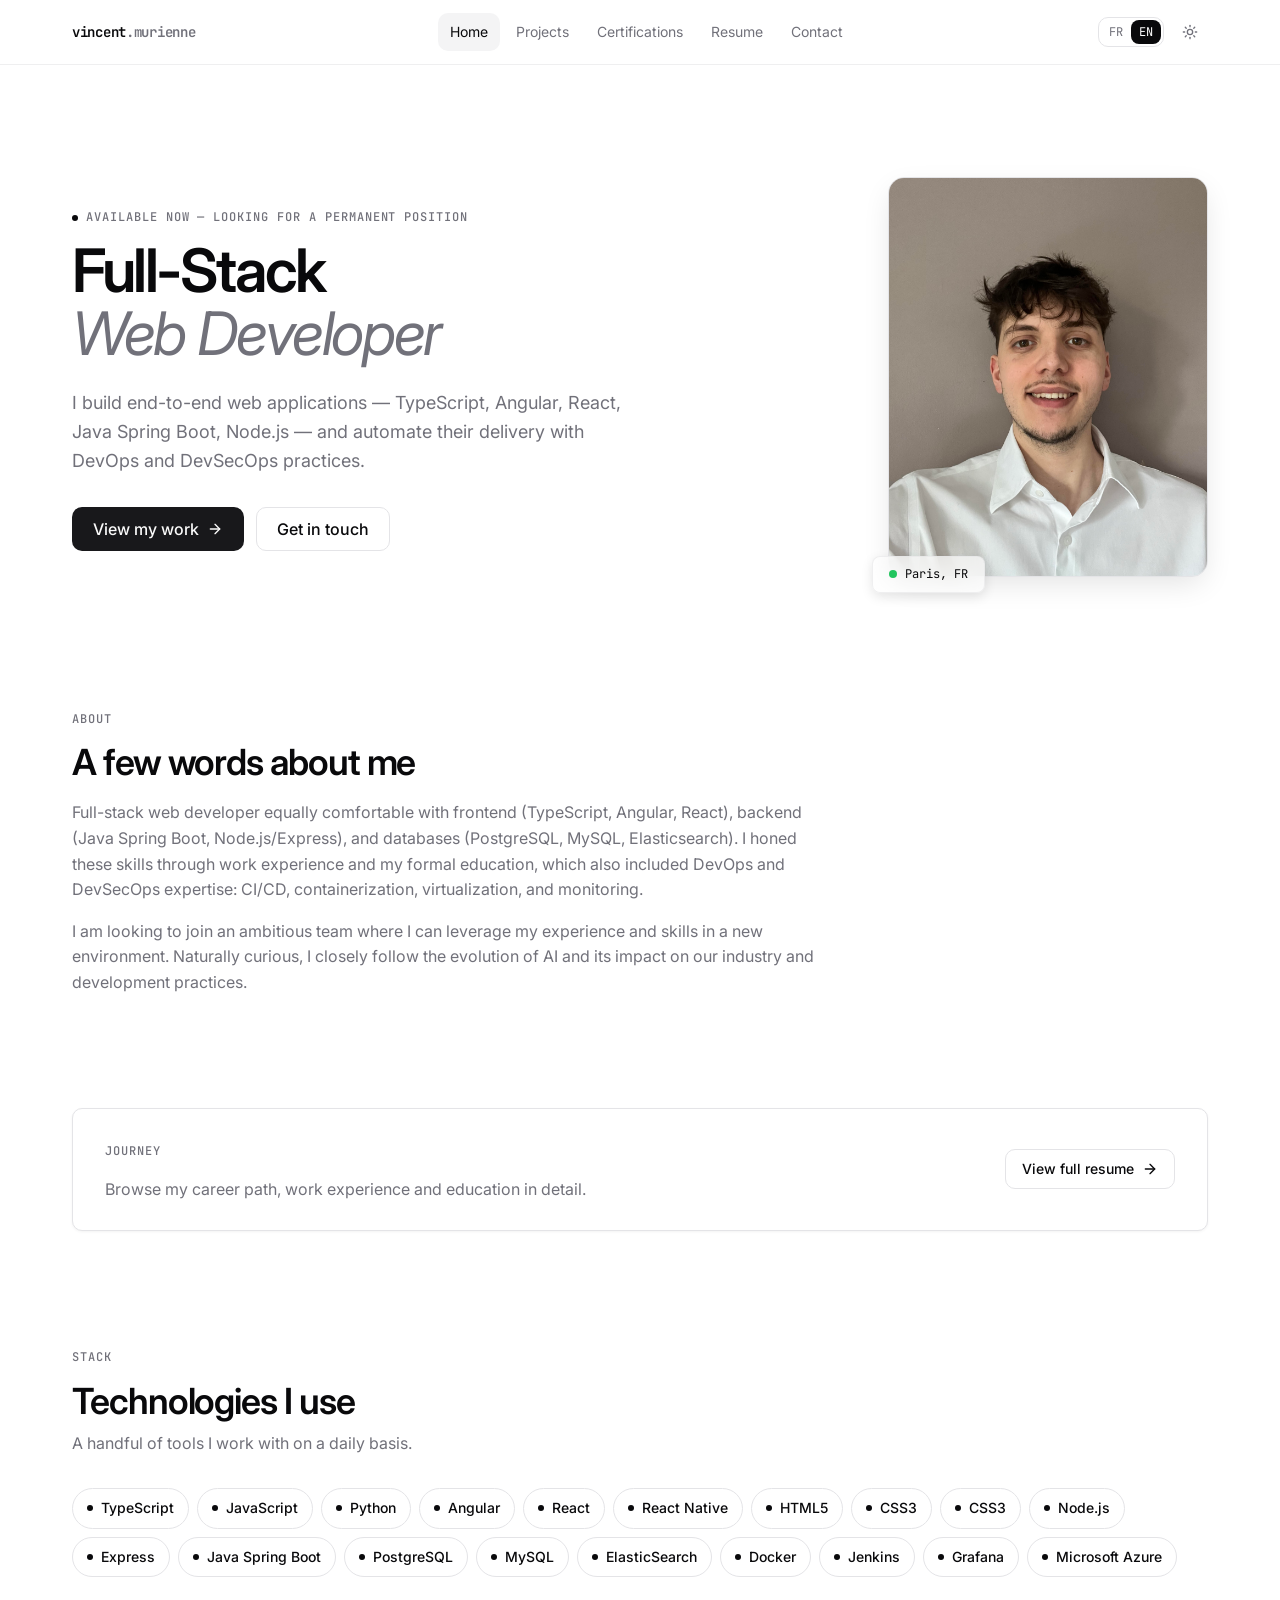
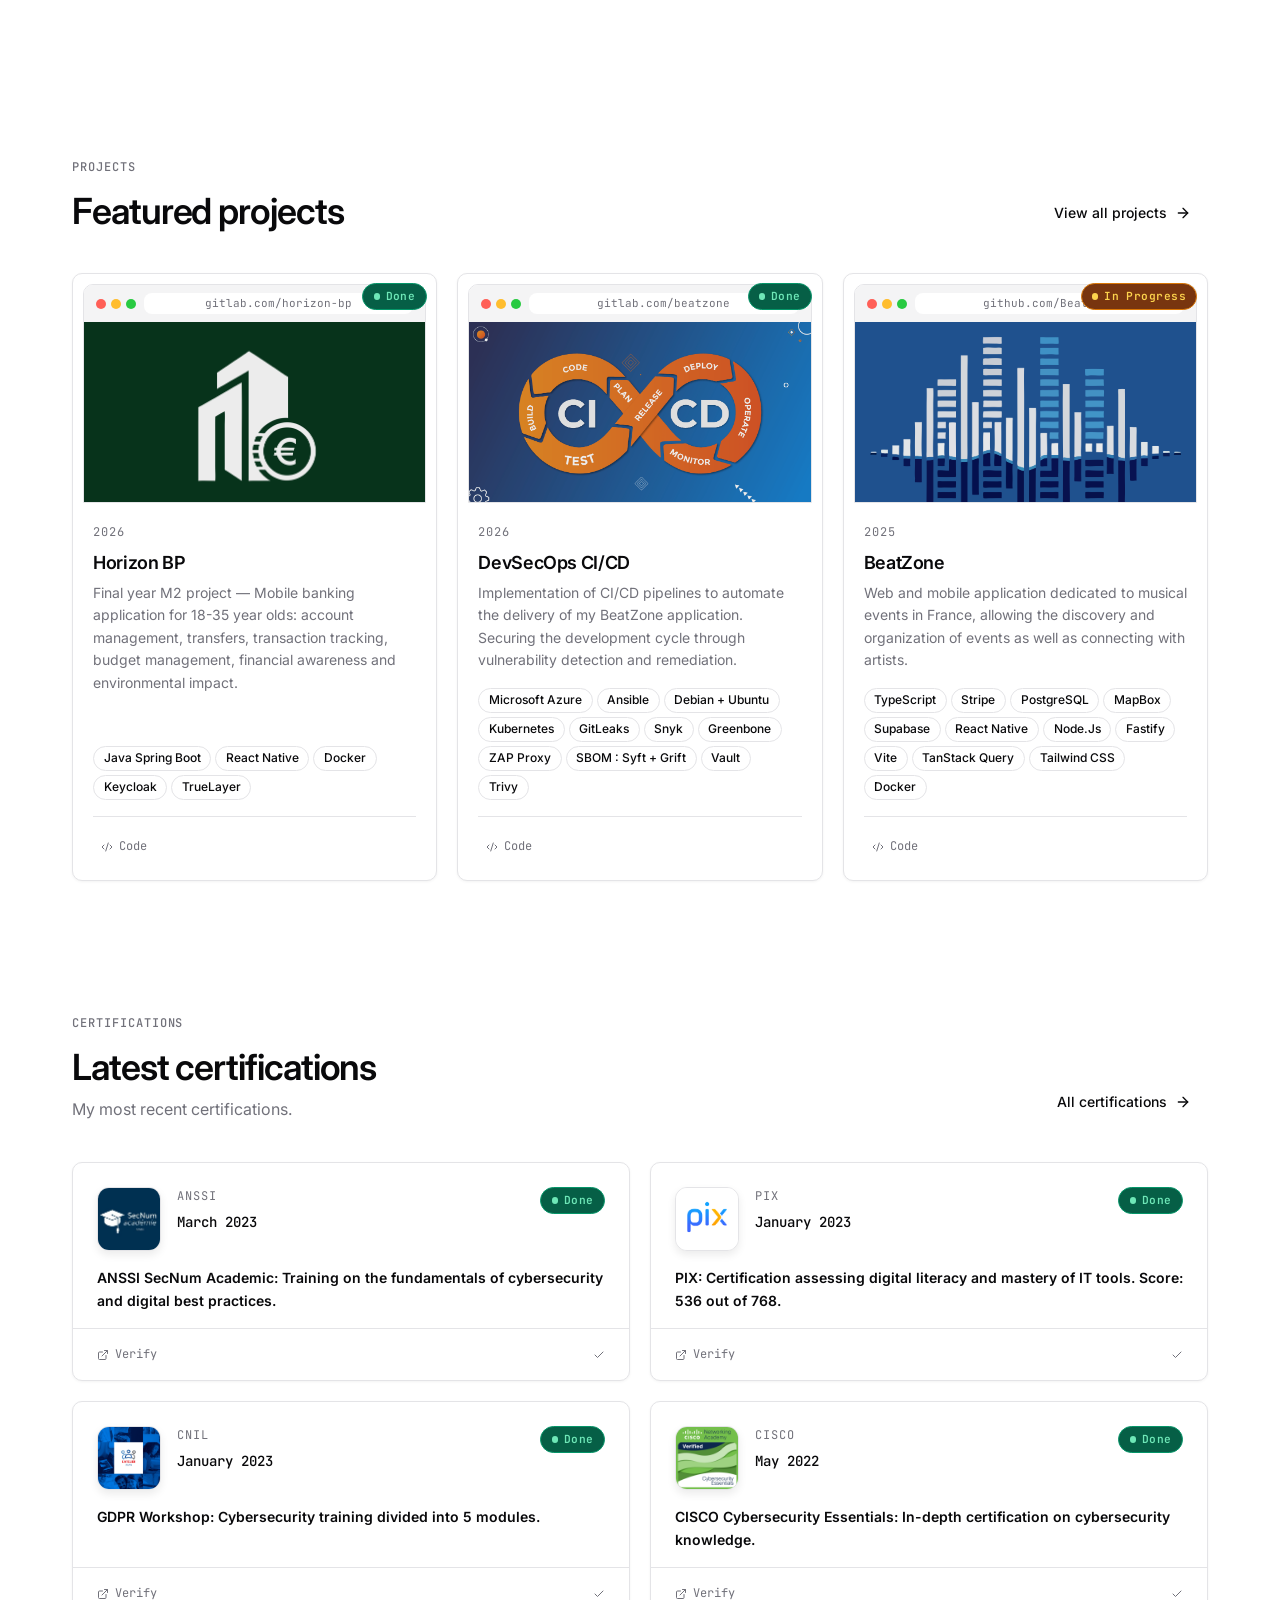
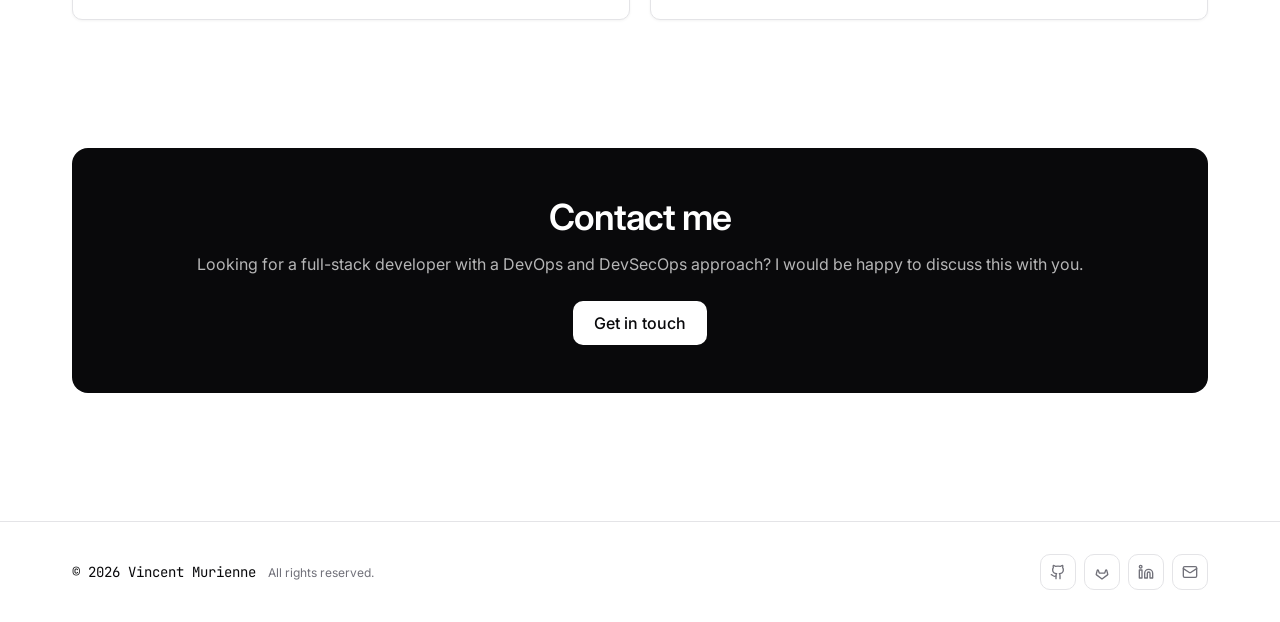
<file: index.html>
<!DOCTYPE html>
<html lang="fr">
<head>
  <meta charset="UTF-8" />
  <meta name="viewport" content="width=device-width, initial-scale=1.0" />

  <!-- ===================== SEO CORE ===================== -->
  <title>Vincent Murienne — Développeur Web Full-Stack | Angular, Java Spring Boot, Node.js, TypeScript</title>
  <meta name="description" content="Portfolio de Vincent Murienne, développeur web full-stack basé à Paris. Spécialisé Angular, Java Spring Boot, Node.js et TypeScript. Découvrez mes projets et compétences." />
  <meta name="keywords" content="développeur web, full-stack, Angular, Java Spring Boot, Node.js, TypeScript, Paris, portfolio" />
  <meta name="author" content="Vincent Murienne" />
  <meta name="robots" content="index, follow" />

  <!-- Canonical : évite le duplicate content http vs https, avec vs sans trailing slash -->
  <link rel="canonical" href="https://vincent-murienne.github.io/Portfolio/" />

  <meta property="og:type" content="website" />
  <meta property="og:site_name" content="Vincent Murienne — Portfolio" />
  <meta property="og:title" content="Vincent Murienne — Développeur Web Full-Stack" />
  <meta property="og:description" content="Portfolio de Vincent Murienne, développeur web full-stack basé à Paris. Spécialisé Angular, Java Spring Boot, Node.js et TypeScript." />
  <meta property="og:url" content="https://vincent-murienne.github.io/Portfolio/" />
  <meta property="og:image" content="https://vincent-murienne.github.io/Portfolio/assets/images/moi.jpg" />
  <meta property="og:image:alt" content="Vincent Murienne, développeur web full-stack" />
  <meta property="og:locale" content="fr_FR" />

  <meta name="twitter:card" content="summary_large_image" />
  <meta name="twitter:title" content="Vincent Murienne — Développeur Web Full-Stack" />
  <meta name="twitter:description" content="Portfolio de Vincent Murienne, développeur web full-stack basé à Paris. Spécialisé Angular, Java Spring Boot, Node.js et TypeScript." />
  <meta name="twitter:image" content="https://vincent-murienne.github.io/Portfolio/assets/images/moi.jpg" />

  <!--
    Bloc lu directement par Google sans JS.
    Associe mon identité à mes profils LinkedIn/GitHub
    et améliore ma présence dans les résultats enrichis.
  -->
  <script type="application/ld+json">
  {
    "@context": "https://schema.org",
    "@type": "Person",
    "name": "Vincent Murienne",
    "url": "https://vincent-murienne.github.io/Portfolio/",
    "jobTitle": "Développeur Web Full-Stack",
    "description": "Développeur web full-stack basé à Paris, spécialisé Angular, Java Spring Boot, Node.js et TypeScript.",
    "address": {
      "@type": "PostalAddress",
      "addressLocality": "Paris",
      "addressCountry": "FR"
    },
    "knowsAbout": [
      "Angular",
      "Java Spring Boot",
      "Node.js",
      "TypeScript",
      "JavaScript",
      "Intelligence Artificielle",
      "Cybersécurité"
    ],
    "sameAs": [
      "https://github.com/Vincent-Murienne",
      "https://linkedin.com/in/vincent-murienne"
    ]
  }
  </script>

  <!-- ===================== FONTS ===================== -->
  <link rel="preconnect" href="https://fonts.googleapis.com" />
  <link rel="preconnect" href="https://fonts.gstatic.com" crossorigin />
  <link href="https://fonts.googleapis.com/css2?family=Inter:ital,opsz,wght@0,14..32,300..700;1,14..32,300..700&family=JetBrains+Mono:wght@400;500;600&display=swap" rel="stylesheet" />

  <link rel="stylesheet" href="assets/css/style.css" />

  <!-- Inline : applique le thème avant le premier paint pour éviter le flash -->
  <script>(function(){var t=localStorage.getItem('theme')||(globalThis.matchMedia('(prefers-color-scheme: dark)').matches?'dark':'light');document.documentElement.classList.toggle('dark',t==='dark')})();</script>
</head>
<body>
  <div id="site-header"></div>

  <main>
    <!-- ===================== HERO ===================== -->
    <section class="section-hero">
      <div class="container">
        <div class="hero-grid">

          <!-- LEFT -->
          <div class="fade-in dir-left">
            <span class="section-eyebrow">
              <span class="badge-dot"></span>
              <!--
                IMPORTANT SEO : on fournit un texte par défaut visible par les crawlers.
                Le JS i18n viendra le remplacer pour les utilisateurs humains.
                Sans ce fallback, Google voit une balise vide.
              -->
              <span data-i18n="hero.available">Disponible pour de nouvelles opportunités</span>
            </span>

            <!--
              H1 : balise la plus importante pour le SEO on-page.
              Un seul H1 par page, descriptif et contenant les mots-clés cibles.
            -->
            <h1>
              <span data-i18n="hero.title.line1">Vincent Murienne</span><br />
              <span class="italic font-normal text-muted" data-i18n="hero.title.line2">Développeur Web Full-Stack</span>
            </h1>

            <p class="hero-subtitle" data-i18n="hero.subtitle">
              Développeur passionné par Angular, Java Spring Boot, Node.js et TypeScript, basé à Paris.
            </p>

            <div class="hero-ctas">
              <a href="projects.html" class="btn btn-default btn-lg" id="hero-cta-projects">
                <span data-i18n="hero.cta.projects">Voir mes projets</span>
                <svg xmlns="http://www.w3.org/2000/svg" width="16" height="16" viewBox="0 0 24 24" fill="none" stroke="currentColor" stroke-width="2" stroke-linecap="round" stroke-linejoin="round"><path d="M5 12h14"/><path d="m12 5 7 7-7 7"/></svg>
              </a>
              <a href="contact.html" class="btn btn-outline btn-lg">
                <span data-i18n="hero.cta.contact">Me contacter</span>
              </a>
            </div>
          </div>

          <!-- RIGHT -->
          <div class="hero-img-col fade-in dir-right" data-delay="150">
            <div class="hero-img-wrap">
              <div class="hero-avatar">
                <!--
                  alt obligatoire et descriptif : signal SEO + accessibilité.
                  width/height évitent le CLS (Cumulative Layout Shift) → Core Web Vitals.
                -->
                <img
                  src="assets/images/moi.jpg"
                  alt="Vincent Murienne, développeur web full-stack à Paris"
                  width="280"
                  height="280"
                  loading="eager"
                  onerror="this.style.display='none'"
                />
              </div>
              <div class="glass hero-location-badge">
                <span class="green-dot"></span>Paris, FR
              </div>
            </div>
          </div>

        </div>
      </div>
    </section>

    <!-- ===================== ABOUT ===================== -->
    <section class="section">
      <div class="container">
        <div class="fade-in">
          <span class="section-eyebrow" data-i18n="about.eyebrow">À propos</span>
          <h2 data-i18n="about.title">Qui suis-je ?</h2>
          <p class="mt-4 max-w-3xl text-muted" data-i18n="about.p1"></p>
          <p class="mt-4 max-w-3xl text-muted" data-i18n="about.p2"></p>
        </div>
      </div>
    </section>

    <!-- ===================== CV ===================== -->
    <section class="section-sm">
      <div class="container">
        <div class="fade-in">
          <div class="card" style="display:flex;align-items:center;justify-content:space-between;flex-wrap:wrap;gap:1.5rem;padding:1.75rem 2rem">
            <div>
              <span class="section-eyebrow" data-i18n="cv.eyebrow">CV</span>
              <p class="mt-1 text-muted" data-i18n="home.cvLead">Mon parcours complet disponible en ligne.</p>
            </div>
            <a href="cv.html" class="btn btn-outline" style="white-space:nowrap;flex-shrink:0">
              <span data-i18n="home.viewCV">Voir mon CV</span>
              <svg xmlns="http://www.w3.org/2000/svg" width="16" height="16" viewBox="0 0 24 24" fill="none" stroke="currentColor" stroke-width="2" stroke-linecap="round" stroke-linejoin="round"><path d="M5 12h14"/><path d="m12 5 7 7-7 7"/></svg>
            </a>
          </div>
        </div>
      </div>
    </section>

    <!-- ===================== STACK ===================== -->
    <section class="section">
      <div class="container">
        <div class="fade-in">
          <span class="section-eyebrow" data-i18n="stack.eyebrow">Stack technique</span>
          <h2 data-i18n="stack.title">Technologies maîtrisées</h2>
          <p class="mt-2 text-muted" data-i18n="stack.lead">Les outils que j'utilise au quotidien.</p>
        </div>
        <div class="stack-grid" id="stack-chips"></div>
      </div>
    </section>

    <!-- ===================== FEATURED PROJECTS ===================== -->
    <section class="section">
      <div class="container">
        <div class="fade-in">
          <div class="flex items-end justify-between flex-wrap gap-4 mb-10">
            <div>
              <span class="section-eyebrow" data-i18n="projects.eyebrow">Projets</span>
              <h2 data-i18n="projects.featured">Projets récents</h2>
            </div>
            <a href="projects.html" class="btn btn-ghost" id="view-projects-btn">
              <span data-i18n="home.viewProjects">Tous les projets</span>
              <svg xmlns="http://www.w3.org/2000/svg" width="16" height="16" viewBox="0 0 24 24" fill="none" stroke="currentColor" stroke-width="2" stroke-linecap="round" stroke-linejoin="round"><path d="M5 12h14"/><path d="m12 5 7 7-7 7"/></svg>
            </a>
          </div>
        </div>
        <div class="grid-3" id="featured-projects"></div>
      </div>
    </section>

    <!-- ===================== CERTIFICATIONS ===================== -->
    <section class="section">
      <div class="container">
        <div class="fade-in">
          <div class="flex items-end justify-between flex-wrap gap-4 mb-10">
            <div>
              <span class="section-eyebrow" data-i18n="certs.eyebrow">Certifications</span>
              <h2 data-i18n="certs.recent">Certifications récentes</h2>
              <p class="mt-2 text-muted" data-i18n="home.featuredCertsLead">Mes dernières certifications obtenues.</p>
            </div>
            <a href="certifications.html" class="btn btn-ghost" id="view-certs-btn">
              <span data-i18n="home.viewCerts">Toutes les certifications</span>
              <svg xmlns="http://www.w3.org/2000/svg" width="16" height="16" viewBox="0 0 24 24" fill="none" stroke="currentColor" stroke-width="2" stroke-linecap="round" stroke-linejoin="round"><path d="M5 12h14"/><path d="m12 5 7 7-7 7"/></svg>
            </a>
          </div>
        </div>
        <div class="grid-2" id="featured-certs"></div>
      </div>
    </section>

    <!-- ===================== CONTACT ===================== -->
    <section class="section">
      <div class="container">
        <div class="fade-in">
          <div class="cta-block">
            <h2 data-i18n="contact.title">Travaillons ensemble</h2>
            <p data-i18n="contact.lead">Ouvert aux opportunités freelance, CDI ou collaborations sur des projets ambitieux.</p>
            <a href="contact.html" class="btn btn-secondary btn-lg" style="margin-top:1.5rem;background:var(--background);color:var(--foreground)">
              <span data-i18n="hero.cta.contact">Me contacter</span>
            </a>
          </div>
        </div>
      </div>
    </section>
  </main>

  <div id="site-footer"></div>

  <script src="assets/js/data.js"></script>
  <script src="assets/js/i18n.js"></script>
  <script src="assets/js/main.js"></script>
  <script>
    globalThis.renderPage = function () {
      const chipsEl = document.getElementById("stack-chips");
      if (chipsEl) {
        chipsEl.innerHTML = STACK.map((s, i) => `
          <div class="fade-in dir-up" data-delay="${i * 40}">
            <span class="stack-chip">
              <span class="badge-dot"></span>${s.name}
            </span>
          </div>`).join("");
      }

      // Featured projects — ordre explicite
      const projEl = document.getElementById("featured-projects");
      if (projEl) {
        const featuredIds = ["s1", "s2", "p2"];
        const featured = featuredIds.map(id => PROJECTS.find(p => p.id === id)).filter(Boolean);
        projEl.innerHTML = featured.map((p, i) => renderProjectCard(p, i * 100)).join("");
      }

      // Featured certs
      const certsEl = document.getElementById("featured-certs");
      if (certsEl) {
        certsEl.innerHTML = CERTIFICATIONS.slice(0, 4).map((c, i) => renderCertCard(c, i * 80)).join("");
      }

      i18n._applyStatic();
      requestAnimationFrame(initFadeIn);
    };
  </script>
</body>
</html>
</file>
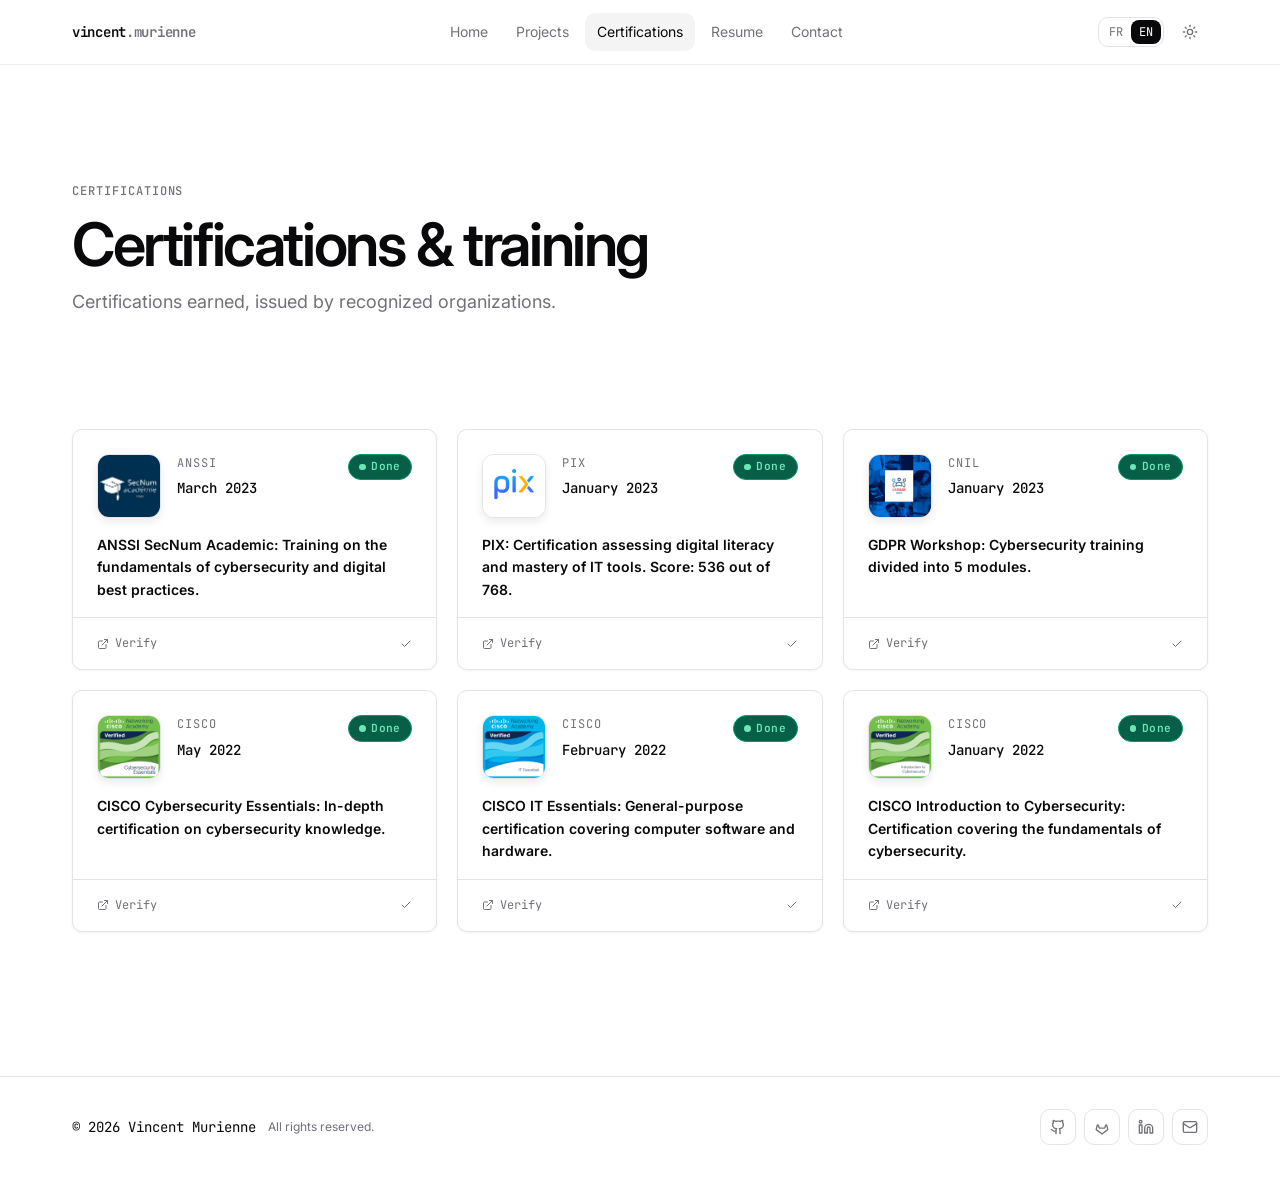
<file: certifications.html>
<!DOCTYPE html>
<html lang="fr">
<head>
  <meta charset="UTF-8" />
  <meta name="viewport" content="width=device-width, initial-scale=1.0" />

  <!-- ===================== SEO CORE ===================== -->
  <title>Certifications — Vincent Murienne | Développeur Web Full-Stack</title>
  <meta name="description" content="Certifications et formations de Vincent Murienne, développeur web full-stack à Paris. Découvrez mes certifications en informatique et cybersécurité." />
  <meta name="author" content="Vincent Murienne" />
  <meta name="robots" content="index, follow" />
  <link rel="canonical" href="https://vincent-murienne.github.io/Portfolio/certifications.html" />

  <!-- ===================== OPEN GRAPH ===================== -->
  <meta property="og:type" content="website" />
  <meta property="og:site_name" content="Vincent Murienne — Portfolio" />
  <meta property="og:title" content="Certifications — Vincent Murienne" />
  <meta property="og:description" content="Certifications et formations de Vincent Murienne, développeur web full-stack à Paris. Informatique et cybersécurité." />
  <meta property="og:url" content="https://vincent-murienne.github.io/Portfolio/certifications.html" />
  <meta property="og:image" content="https://vincent-murienne.github.io/Portfolio/assets/images/moi.jpg" />
  <meta property="og:image:alt" content="Vincent Murienne, développeur web full-stack" />
  <meta property="og:locale" content="fr_FR" />

  <meta name="twitter:card" content="summary_large_image" />
  <meta name="twitter:title" content="Certifications — Vincent Murienne" />
  <meta name="twitter:description" content="Certifications et formations de Vincent Murienne, développeur web full-stack à Paris." />
  <meta name="twitter:image" content="https://vincent-murienne.github.io/Portfolio/assets/images/moi.jpg" />

  <!--
    ItemList : permet à Google d'afficher les certifications
    directement dans les résultats de recherche (rich results).
    Adapte les noms si tes certifs réelles sont différentes.
  -->
  <script type="application/ld+json">
  {
    "@context": "https://schema.org",
    "@type": "ItemList",
    "name": "Certifications de Vincent Murienne",
    "description": "Liste des certifications professionnelles obtenues par Vincent Murienne, développeur web full-stack.",
    "url": "https://vincent-murienne.github.io/Portfolio/certifications.html",
    "author": {
      "@type": "Person",
      "name": "Vincent Murienne",
      "url": "https://vincent-murienne.github.io/Portfolio/"
    }
  }
  </script>

  <!-- ===================== FONTS ===================== -->
  <link rel="preconnect" href="https://fonts.googleapis.com" />
  <link rel="preconnect" href="https://fonts.gstatic.com" crossorigin />
  <link href="https://fonts.googleapis.com/css2?family=Inter:ital,opsz,wght@0,14..32,300..700;1,14..32,300..700&family=JetBrains+Mono:wght@400;500;600&display=swap" rel="stylesheet" />

  <link rel="stylesheet" href="assets/css/style.css" />
  <script>(function(){var t=localStorage.getItem('theme')||(globalThis.matchMedia('(prefers-color-scheme: dark)').matches?'dark':'light');document.documentElement.classList.toggle('dark',t==='dark')})();</script>
</head>
<body>
  <div id="site-header"></div>

  <main>
    <!-- PAGE HEADER -->
    <section class="section-hero">
      <div class="container">
        <div class="fade-in">
          <span class="section-eyebrow" data-i18n="certs.eyebrow">Certifications</span>
          <h1 data-i18n="certs.title">Mes certifications</h1>
          <p class="mt-3 text-muted text-lg max-w-2xl" data-i18n="certs.lead">
            Certifications et formations obtenues en développement web et cybersécurité.
          </p>
        </div>
      </div>
    </section>

    <!-- CERTIFICATIONS GRID -->
    <section class="section-sm pb-20">
      <div class="container">
        <div class="grid-3" id="certs-grid"></div>
      </div>
    </section>
  </main>

  <div id="site-footer"></div>

  <script src="assets/js/data.js"></script>
  <script src="assets/js/i18n.js"></script>
  <script src="assets/js/main.js"></script>
  <script>
    globalThis.renderPage = function () {
      const grid = document.getElementById("certs-grid");
      if (grid) {
        grid.innerHTML = CERTIFICATIONS.map((c, i) => renderCertCard(c, i * 60)).join("");
      }
      i18n._applyStatic();
      requestAnimationFrame(initFadeIn);
    };
  </script>
</body>
</html>
</file>
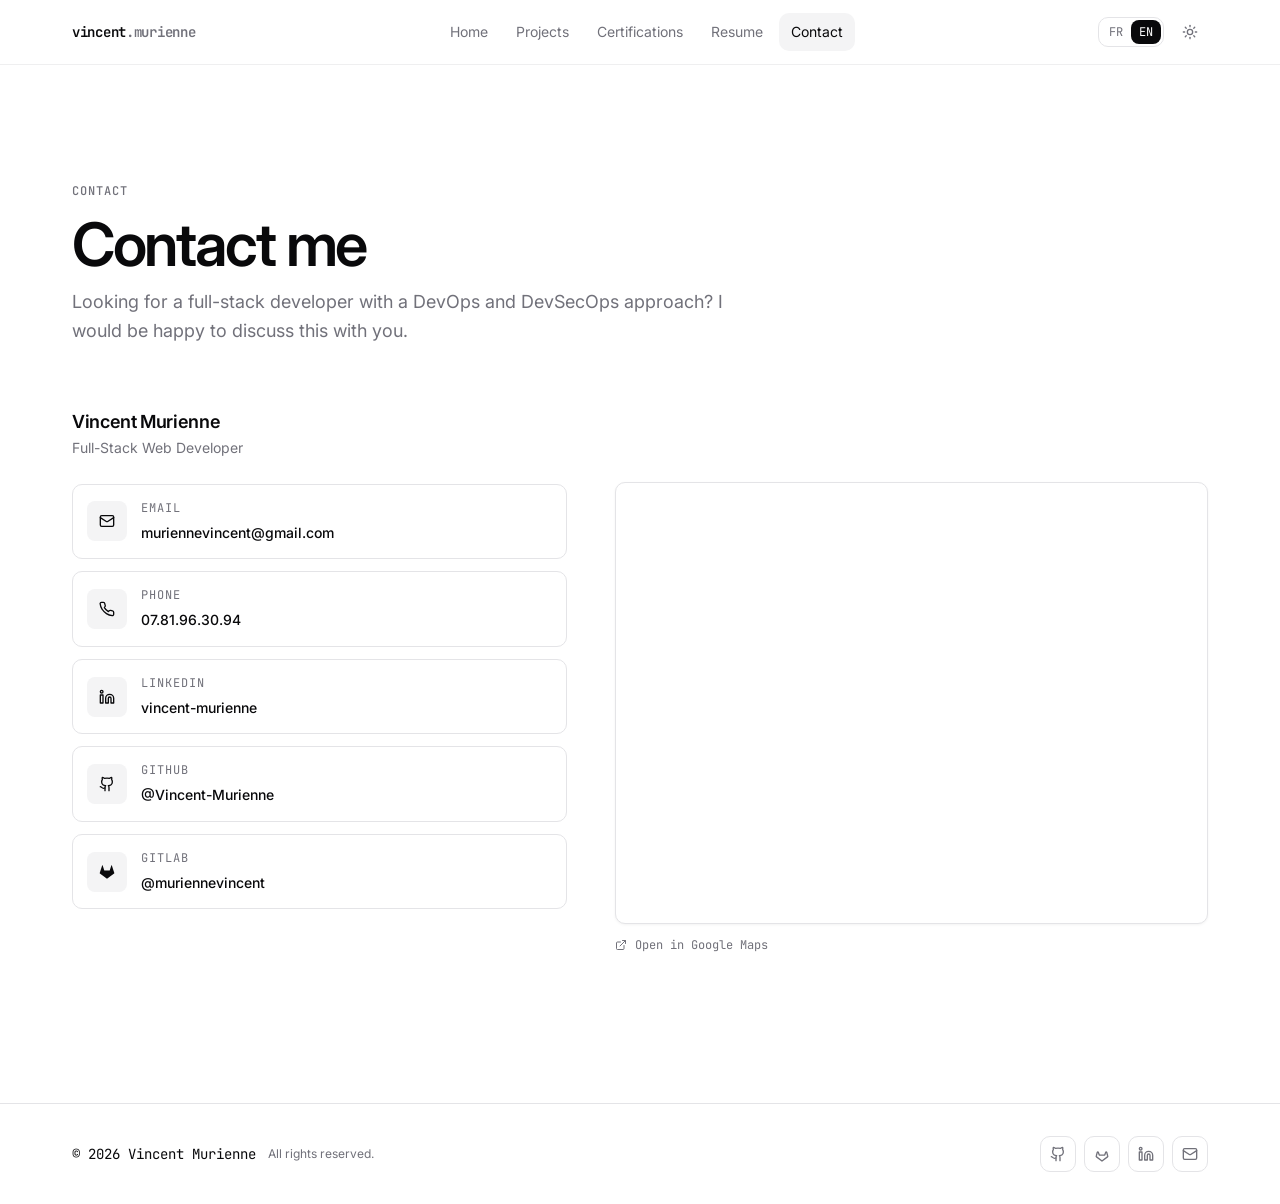
<file: contact.html>
<!DOCTYPE html>
<html lang="fr">
<head>
  <meta charset="UTF-8" />
  <meta name="viewport" content="width=device-width, initial-scale=1.0" />

  <!-- ===================== SEO CORE ===================== -->
  <title>Contact — Vincent Murienne | Développeur Web Full-Stack à Paris</title>
  <meta name="description" content="Contactez Vincent Murienne, développeur web full-stack basé sur Paris. Disponible pour CDI. Email, LinkedIn, GitHub." />
  <meta name="author" content="Vincent Murienne" />
  <meta name="robots" content="index, follow" />
  <link rel="canonical" href="https://vincent-murienne.github.io/Portfolio/contact.html" />

  <!-- ===================== OPEN GRAPH ===================== -->
  <meta property="og:type" content="website" />
  <meta property="og:site_name" content="Vincent Murienne — Portfolio" />
  <meta property="og:title" content="Contact — Vincent Murienne | Développeur Web Full-Stack" />
  <meta property="og:description" content="Contactez Vincent Murienne, développeur web full-stack basé sur Paris. Disponible pour CDI." />
  <meta property="og:url" content="https://vincent-murienne.github.io/Portfolio/contact.html" />
  <meta property="og:image" content="https://vincent-murienne.github.io/Portfolio/assets/images/moi.jpg" />
  <meta property="og:image:alt" content="Vincent Murienne, développeur web full-stack" />
  <meta property="og:locale" content="fr_FR" />

  <!-- ===================== TWITTER CARD ===================== -->
  <meta name="twitter:card" content="summary_large_image" />
  <meta name="twitter:title" content="Contact — Vincent Murienne | Développeur Web Full-Stack" />
  <meta name="twitter:description" content="Contactez Vincent Murienne, développeur web full-stack basé sur Paris. Disponible pour CDI." />
  <meta name="twitter:image" content="https://vincent-murienne.github.io/Portfolio/assets/images/moi.jpg" />

  <!-- ===================== STRUCTURED DATA (JSON-LD) ===================== -->
  <!--
    ContactPage + Person : indique à Google que cette page est une page de contact
    associée à une personne physique identifiée. Les informations (email, profils sociaux) sont directement exploitables pour les rich results.
  -->
  <script type="application/ld+json">
  {
    "@context": "https://schema.org",
    "@type": "ContactPage",
    "name": "Contact — Vincent Murienne",
    "url": "https://vincent-murienne.github.io/Portfolio/contact.html",
    "mainEntity": {
      "@type": "Person",
      "name": "Vincent Murienne",
      "jobTitle": "Développeur Web Full-Stack",
      "email": "muriennevincent@gmail.com",
      "url": "https://vincent-murienne.github.io/Portfolio/",
      "sameAs": [
        "https://www.linkedin.com/in/vincent-murienne-97a478210/",
        "https://github.com/Vincent-Murienne",
        "https://gitlab.com/muriennevincent"
      ]
    }
  }
  </script>

  <!-- ===================== FONTS ===================== -->
  <link rel="preconnect" href="https://fonts.googleapis.com" />
  <link rel="preconnect" href="https://fonts.gstatic.com" crossorigin />
  <link href="https://fonts.googleapis.com/css2?family=Inter:ital,opsz,wght@0,14..32,300..700;1,14..32,300..700&family=JetBrains+Mono:wght@400;500;600&display=swap" rel="stylesheet" />

  <link rel="stylesheet" href="assets/css/style.css" />
  <script>(function(){var t=localStorage.getItem('theme')||(globalThis.matchMedia('(prefers-color-scheme: dark)').matches?'dark':'light');document.documentElement.classList.toggle('dark',t==='dark')})();</script>
</head>
<body>
  <div id="site-header"></div>

  <main>
    <!-- PAGE HEADER -->
    <section class="section-hero">
      <div class="container">
        <div class="fade-in">
          <span class="section-eyebrow" data-i18n="contact.eyebrow">Contact</span>
          <h1 data-i18n="contact.title">Travaillons ensemble</h1>
          <p class="mt-3 text-muted text-lg max-w-2xl" data-i18n="contact.lead">
            Disponible pour des missions freelance, un CDI ou des collaborations sur des projets ambitieux.
          </p>
        </div>
      </div>
    </section>

    <!-- CONTACT GRID -->
    <section class="pb-20">
      <div class="container">
        <div class="contact-grid">
          <aside class="fade-in dir-left" data-delay="100">
            <h3 class="font-semibold">Vincent Murienne</h3>
            <p class="mt-1 text-sm text-muted" data-i18n="footer.tagline"></p>

            <div class="flex flex-col gap-3 mt-6">
              <!-- Email -->
              <a href="mailto:muriennevincent@gmail.com" target="_blank" rel="noopener noreferrer" class="contact-social-link">
                <span class="contact-social-icon">
                  <svg xmlns="http://www.w3.org/2000/svg" width="16" height="16" viewBox="0 0 24 24" fill="none" stroke="currentColor" stroke-width="2" stroke-linecap="round" stroke-linejoin="round"><rect width="20" height="16" x="2" y="4" rx="2"/><path d="m22 7-8.97 5.7a1.94 1.94 0 0 1-2.06 0L2 7"/></svg>
                </span>
                <div>
                  <div class="font-mono text-xs uppercase tracking-wider text-muted">Email</div>
                  <div class="text-sm font-medium mt-1">muriennevincent@gmail.com</div>
                </div>
              </a>

              <!-- Phone -->
              <div class="contact-social-link">
                <span class="contact-social-icon">
                  <svg xmlns="http://www.w3.org/2000/svg" width="16" height="16" viewBox="0 0 24 24" fill="none" stroke="currentColor" stroke-width="2" stroke-linecap="round" stroke-linejoin="round"><path d="M22 16.92v3a2 2 0 0 1-2.18 2 19.79 19.79 0 0 1-8.63-3.07A19.5 19.5 0 0 1 4.7 12.41a19.79 19.79 0 0 1-3.07-8.67A2 2 0 0 1 3.62 2h3a2 2 0 0 1 2 1.72c.127.96.361 1.903.7 2.81a2 2 0 0 1-.45 2.11L8.09 9.91a16 16 0 0 0 6 6l1.27-1.27a2 2 0 0 1 2.11-.45c.907.339 1.85.573 2.81.7A2 2 0 0 1 22 16.92z"/></svg>
                </span>
                <div>
                  <div class="font-mono text-xs uppercase tracking-wider text-muted" data-i18n="contact.phone">Téléphone</div>
                  <div class="text-sm font-medium mt-1">07.81.96.30.94</div>
                </div>
              </div>

              <!-- LinkedIn -->
              <a href="https://www.linkedin.com/in/vincent-murienne-97a478210/" target="_blank" rel="noopener noreferrer" class="contact-social-link">
                <span class="contact-social-icon">
                  <svg xmlns="http://www.w3.org/2000/svg" width="16" height="16" viewBox="0 0 24 24" fill="none" stroke="currentColor" stroke-width="2" stroke-linecap="round" stroke-linejoin="round"><path d="M16 8a6 6 0 0 1 6 6v7h-4v-7a2 2 0 0 0-2-2 2 2 0 0 0-2 2v7h-4v-7a6 6 0 0 1 6-6z"/><rect width="4" height="12" x="2" y="9"/><circle cx="4" cy="4" r="2"/></svg>
                </span>
                <div>
                  <div class="font-mono text-xs uppercase tracking-wider text-muted">LinkedIn</div>
                  <div class="text-sm font-medium mt-1">vincent-murienne</div>
                </div>
              </a>

              <!-- GitHub -->
              <a href="https://github.com/Vincent-Murienne" target="_blank" rel="noopener noreferrer" class="contact-social-link">
                <span class="contact-social-icon">
                  <svg xmlns="http://www.w3.org/2000/svg" width="16" height="16" viewBox="0 0 24 24" fill="none" stroke="currentColor" stroke-width="2" stroke-linecap="round" stroke-linejoin="round"><path d="M15 22v-4a4.8 4.8 0 0 0-1-3.5c3 0 6-2 6-5.5.08-1.25-.27-2.48-1-3.5.28-1.15.28-2.35 0-3.5 0 0-1 0-3 1.5-2.64-.5-5.36-.5-8 0C6 2 5 2 5 2c-.3 1.15-.3 2.35 0 3.5A5.403 5.403 0 0 0 4 9c0 3.5 3 5.5 6 5.5-.39.49-.68 1.05-.85 1.65-.17.6-.22 1.23-.15 1.85v4"/><path d="M9 18c-4.51 2-5-2-7-2"/></svg>
                </span>
                <div>
                  <div class="font-mono text-xs uppercase tracking-wider text-muted">GitHub</div>
                  <div class="text-sm font-medium mt-1">@Vincent-Murienne</div>
                </div>
              </a>

              <!-- GitLab -->
              <a href="https://gitlab.com/muriennevincent" target="_blank" rel="noopener noreferrer" class="contact-social-link">
                <span class="contact-social-icon">
                  <svg xmlns="http://www.w3.org/2000/svg" width="16" height="16" viewBox="0 0 24 24" fill="currentColor" stroke="none"><path d="M22.65 14.39L12 22.13 1.35 14.39a.84.84 0 0 1-.3-.94l1.22-3.78 2.44-7.51A.42.42 0 0 1 4.82 2a.43.43 0 0 1 .58 0 .42.42 0 0 1 .11.18l2.44 7.49h8.1l2.44-7.51A.42.42 0 0 1 18.6 2a.43.43 0 0 1 .58 0 .42.42 0 0 1 .11.18l2.44 7.51L23 13.45a.84.84 0 0 1-.35.94z"/></svg>
                </span>
                <div>
                  <div class="font-mono text-xs uppercase tracking-wider text-muted">GitLab</div>
                  <div class="text-sm font-medium mt-1">@muriennevincent</div>
                </div>
              </a>
            </div>
          </aside>

          <!-- MAP -->
          <div class="fade-in dir-right contact-map-col" data-delay="200">
            <div class="card map-card">
              <iframe
                src="https://maps.google.com/maps?q=150+Rue+Gallieni+92100+Boulogne-Billancourt+France&t=&z=16&ie=UTF8&iwloc=&output=embed"
                class="map-iframe"
                allowfullscreen=""
                loading="lazy"
                title="Localisation de Vincent Murienne — 150 Rue Gallieni, 92100 Boulogne-Billancourt"
              ></iframe>
            </div>
            <a
              href="https://www.google.com/maps/search/150+Rue+Gallieni+92100+Boulogne-Billancourt"
              target="_blank"
              rel="noopener noreferrer"
              class="map-external-link"
            >
              <svg xmlns="http://www.w3.org/2000/svg" width="12" height="12" viewBox="0 0 24 24" fill="none" stroke="currentColor" stroke-width="2" stroke-linecap="round" stroke-linejoin="round"><path d="M15 3h6v6"/><path d="M10 14 21 3"/><path d="M18 13v6a2 2 0 0 1-2 2H5a2 2 0 0 1-2-2V8a2 2 0 0 1 2-2h6"/></svg>
              <span data-i18n="contact.openMap">Ouvrir dans Google Maps</span>
            </a>
          </div>

        </div>
      </div>
    </section>
  </main>

  <div id="site-footer"></div>

  <script src="assets/js/data.js"></script>
  <script src="assets/js/i18n.js"></script>
  <script src="assets/js/main.js"></script>
  <script>
    globalThis.renderPage = function () {
      i18n._applyStatic();
      requestAnimationFrame(initFadeIn);
    };
  </script>
</body>
</html>
</file>
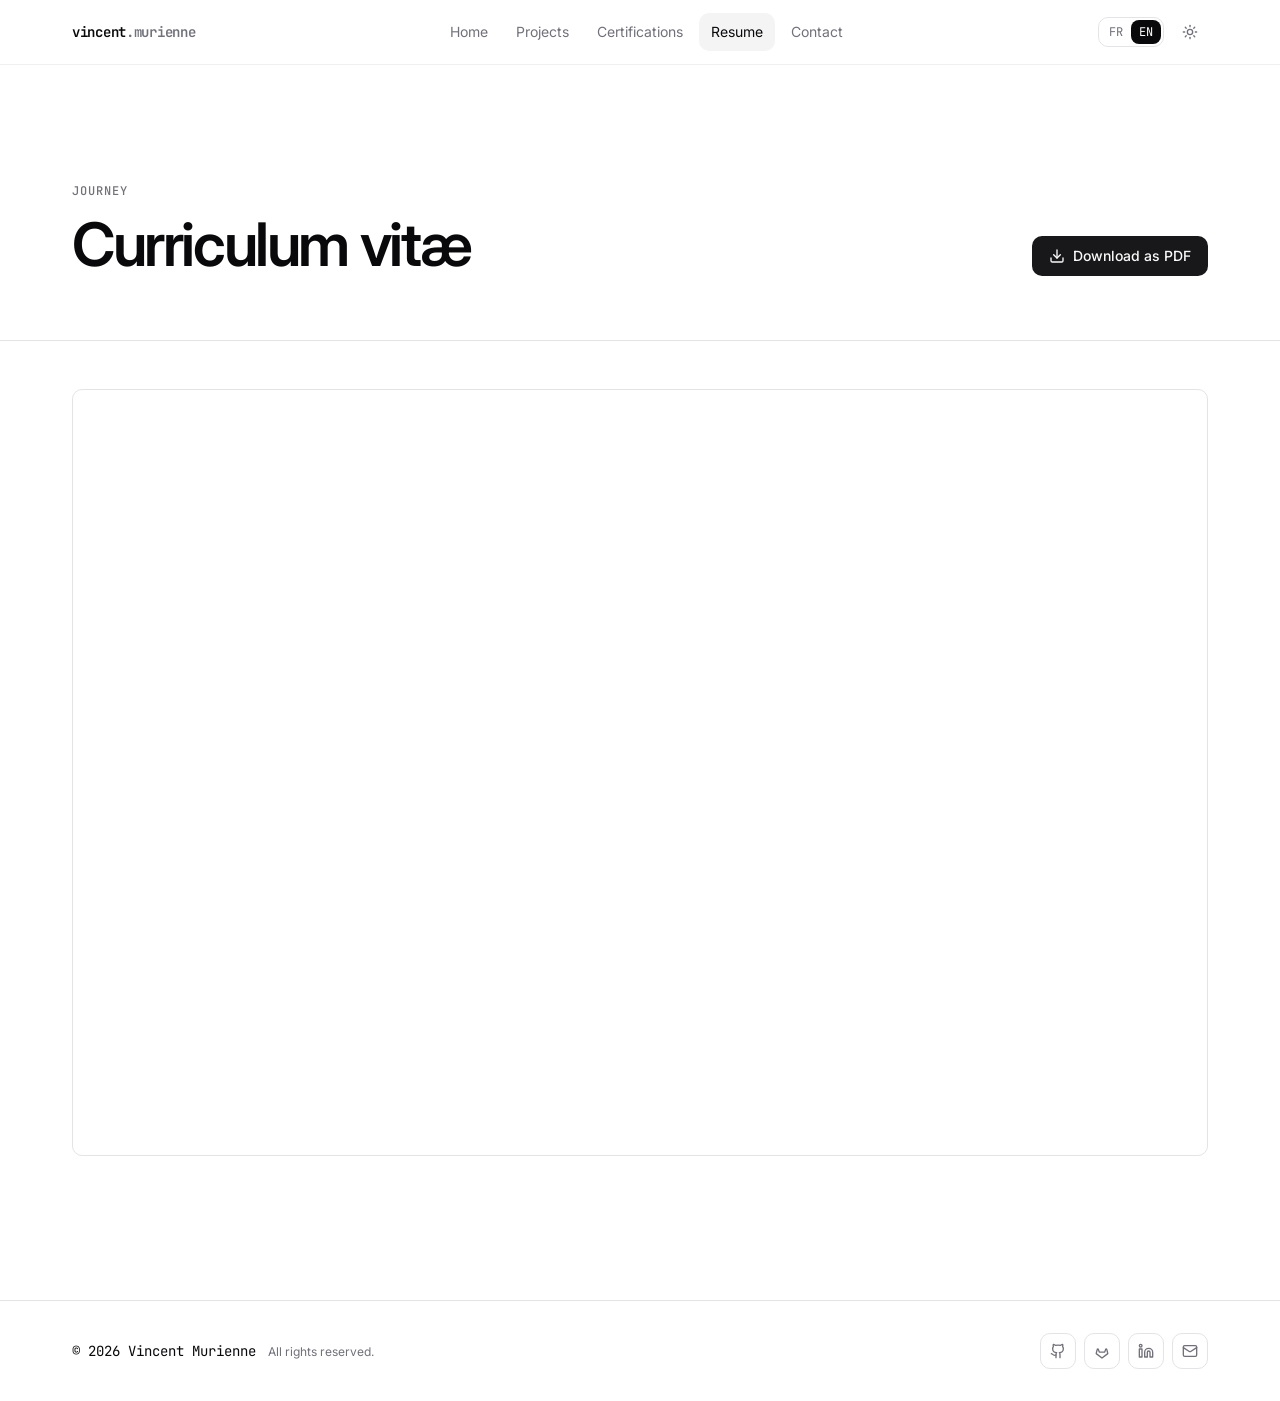
<file: cv.html>
<!DOCTYPE html>
<html lang="fr">
<head>
  <meta charset="UTF-8" />
  <meta name="viewport" content="width=device-width, initial-scale=1.0" />

  <!-- ===================== SEO CORE ===================== -->
  <title>CV — Vincent Murienne | Développeur Web Full-Stack Angular, Java Spring Boot, Node.js, TypeScript</title>
  <meta name="description" content="Curriculum vitæ de Vincent Murienne, développeur web full-stack basé à Paris. Expériences, formations et compétences en Angular, Java Spring Boot, Node.js et TypeScript. Téléchargeable en PDF." />
  <meta name="author" content="Vincent Murienne" />
  <meta name="robots" content="index, follow" />
  <link rel="canonical" href="https://vincent-murienne.github.io/Portfolio/cv.html" />

  <!-- ===================== OPEN GRAPH ===================== -->
  <meta property="og:type" content="profile" />
  <meta property="og:site_name" content="Vincent Murienne — Portfolio" />
  <meta property="og:title" content="CV — Vincent Murienne | Développeur Web Full-Stack" />
  <meta property="og:description" content="Curriculum vitæ de Vincent Murienne, développeur web full-stack basé à Paris. Expériences, formations et compétences en Angular, Java Spring Boot, Node.js et TypeScript." />
  <meta property="og:url" content="https://vincent-murienne.github.io/Portfolio/cv.html" />
  <meta property="og:image" content="https://vincent-murienne.github.io/Portfolio/assets/images/moi.jpg" />
  <meta property="og:image:alt" content="Vincent Murienne, développeur web full-stack" />
  <meta property="og:locale" content="fr_FR" />

  <!-- ===================== TWITTER CARD ===================== -->
  <meta name="twitter:card" content="summary_large_image" />
  <meta name="twitter:title" content="CV — Vincent Murienne | Développeur Web Full-Stack" />
  <meta name="twitter:description" content="Curriculum vitæ de Vincent Murienne, développeur web full-stack basé à Paris. Angular, Java Spring Boot, Node.js, TypeScript." />
  <meta name="twitter:image" content="https://vincent-murienne.github.io/Portfolio/assets/images/moi.jpg" />

  <!-- ===================== STRUCTURED DATA (JSON-LD) ===================== -->
  <script type="application/ld+json">
  {
    "@context": "https://schema.org",
    "@type": "ProfilePage",
    "name": "CV — Vincent Murienne",
    "url": "https://vincent-murienne.github.io/Portfolio/cv.html",
    "mainEntity": {
      "@type": "Person",
      "name": "Vincent Murienne",
      "jobTitle": "Développeur Web Full-Stack",
      "description": "Développeur web full-stack basé à Paris, spécialisé Angular, Java Spring Boot, Node.js et TypeScript.",
      "url": "https://vincent-murienne.github.io/Portfolio/",
      "knowsAbout": [
        "Angular",
        "Java Spring Boot",
        "Node.js",
        "TypeScript",
        "JavaScript",
        "Intelligence Artificielle",
        "Cybersécurité"
      ],
      "sameAs": [
        "https://www.linkedin.com/in/vincent-murienne-97a478210/",
        "https://github.com/Vincent-Murienne",
        "https://gitlab.com/muriennevincent"
      ]
    }
  }
  </script>

  <!-- ===================== FONTS ===================== -->
  <link rel="preconnect" href="https://fonts.googleapis.com" />
  <link rel="preconnect" href="https://fonts.gstatic.com" crossorigin />
  <link href="https://fonts.googleapis.com/css2?family=Inter:ital,opsz,wght@0,14..32,300..700;1,14..32,300..700&family=JetBrains+Mono:wght@400;500;600&display=swap" rel="stylesheet" />

  <link rel="stylesheet" href="assets/css/style.css" />
  <script>(function(){var t=localStorage.getItem('theme')||(globalThis.matchMedia('(prefers-color-scheme: dark)').matches?'dark':'light');document.documentElement.classList.toggle('dark',t==='dark')})();</script>
</head>
<body>
  <div id="site-header"></div>

  <main>
    <section class="section-hero">
      <div class="container">
        <div class="fade-in">
          <div class="flex items-end justify-between gap-6 flex-wrap">
            <div>
              <span class="section-eyebrow" data-i18n="cv.eyebrow">CV</span>
              <h1>Curriculum vitæ</h1>
            </div>
            <!--
              L'attribut `download` + un nom de fichier explicite améliore
              l'UX et aide Google à identifier le PDF comme ressource téléchargeable.
            -->
            <a
              href="assets/files/CV_Vincent_Murienne.pdf"
              download="CV_Vincent_Murienne.pdf"
              title="Télécharger le CV de Vincent Murienne en PDF"
              class="btn btn-default"
            >
              <svg xmlns="http://www.w3.org/2000/svg" width="16" height="16" viewBox="0 0 24 24" fill="none" stroke="currentColor" stroke-width="2" stroke-linecap="round" stroke-linejoin="round"><path d="M21 15v4a2 2 0 0 1-2 2H5a2 2 0 0 1-2-2v-4"/><polyline points="7 10 12 15 17 10"/><line x1="12" x2="12" y1="15" y2="3"/></svg>
              <span data-i18n="cv.download">Télécharger le CV</span>
            </a>
          </div>
        </div>
      </div>
    </section>

    <section class="section-sm border-t pb-20">
      <div class="container">
        <div class="fade-in cv-pdf-wrapper">
          <!--
            title descriptif sur l'iframe : signal d'accessibilité et SEO.
            Google utilise le title des iframes pour comprendre leur contenu.
          -->
          <iframe
            src="assets/files/CV_Vincent_Murienne.pdf"
            class="cv-pdf-frame"
            title="Curriculum vitæ de Vincent Murienne — Développeur Web Full-Stack"
            loading="lazy"
          ></iframe>
        </div>
      </div>
    </section>
  </main>

  <div id="site-footer"></div>

  <script src="assets/js/data.js"></script>
  <script src="assets/js/i18n.js"></script>
  <script src="assets/js/main.js"></script>
  <script>
    globalThis.renderPage = function () {
      i18n._applyStatic();
      requestAnimationFrame(initFadeIn);
    };
  </script>
</body>
</html>
</file>
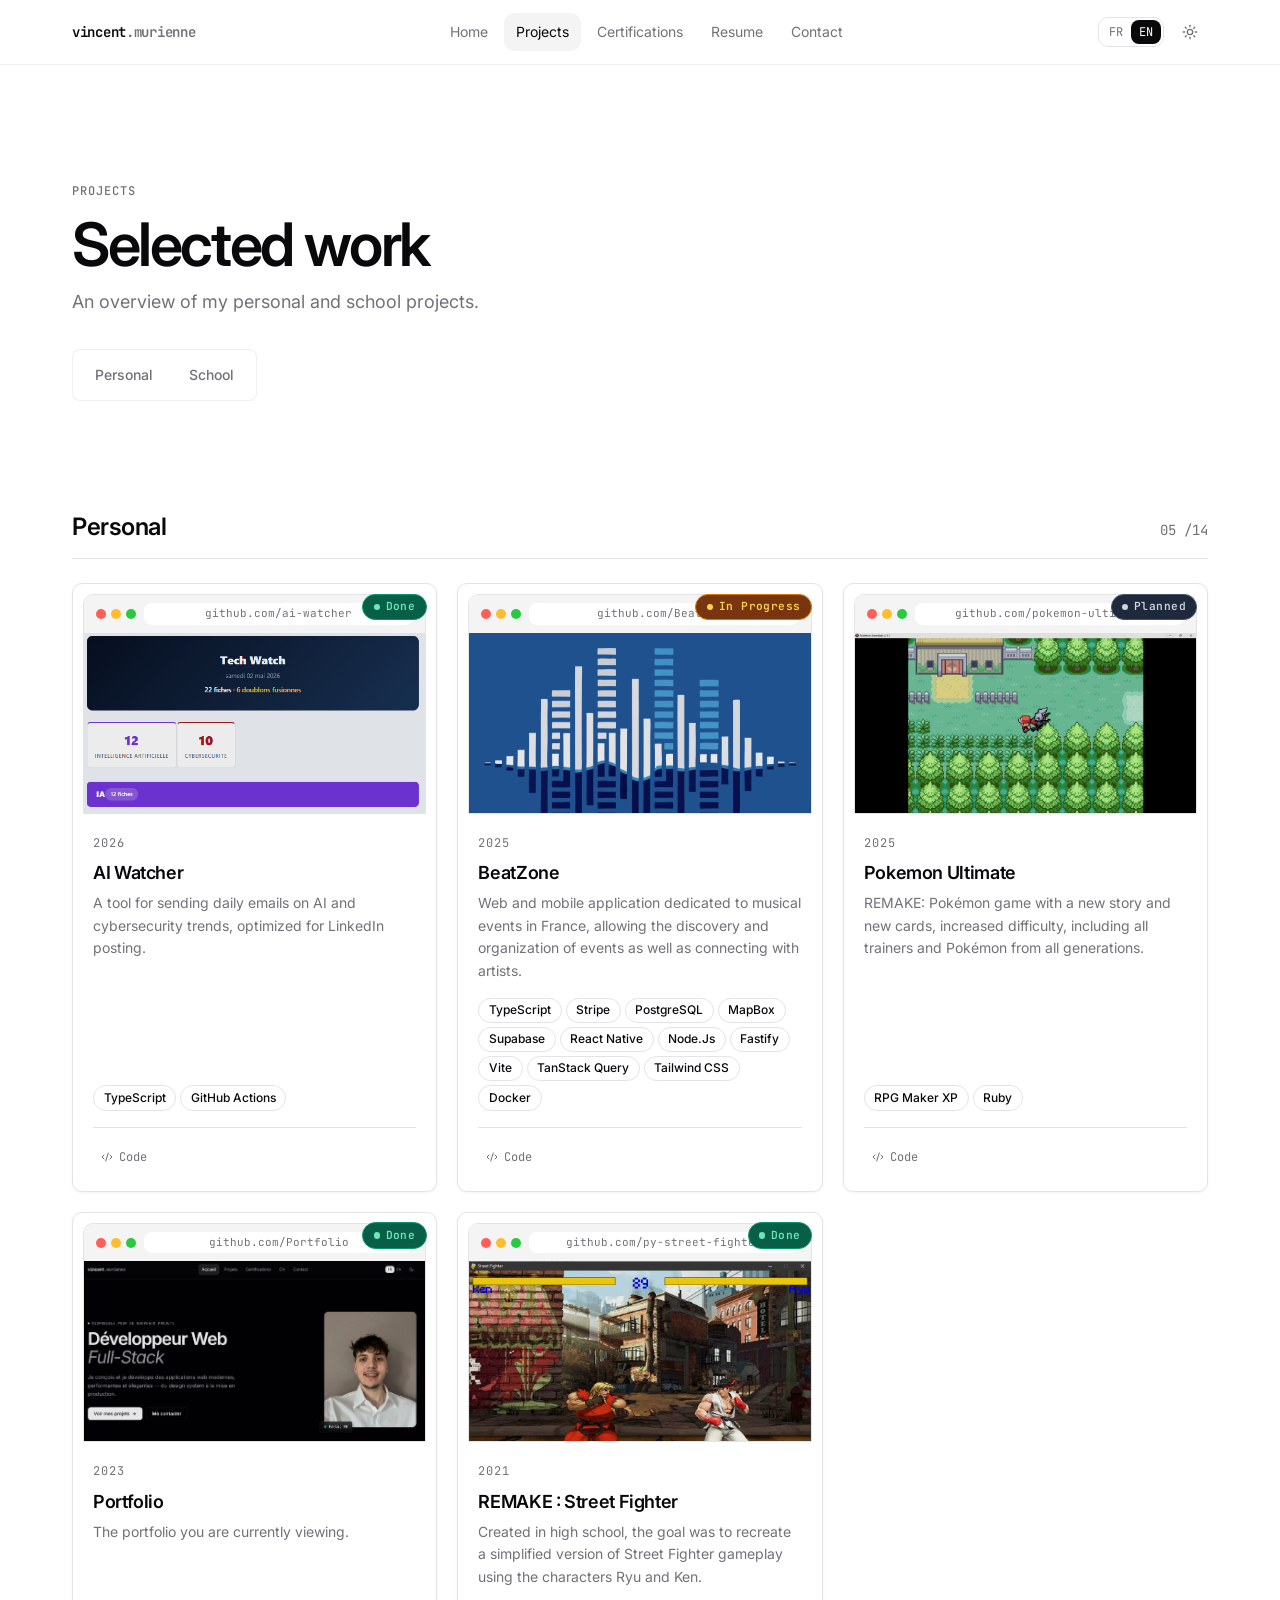
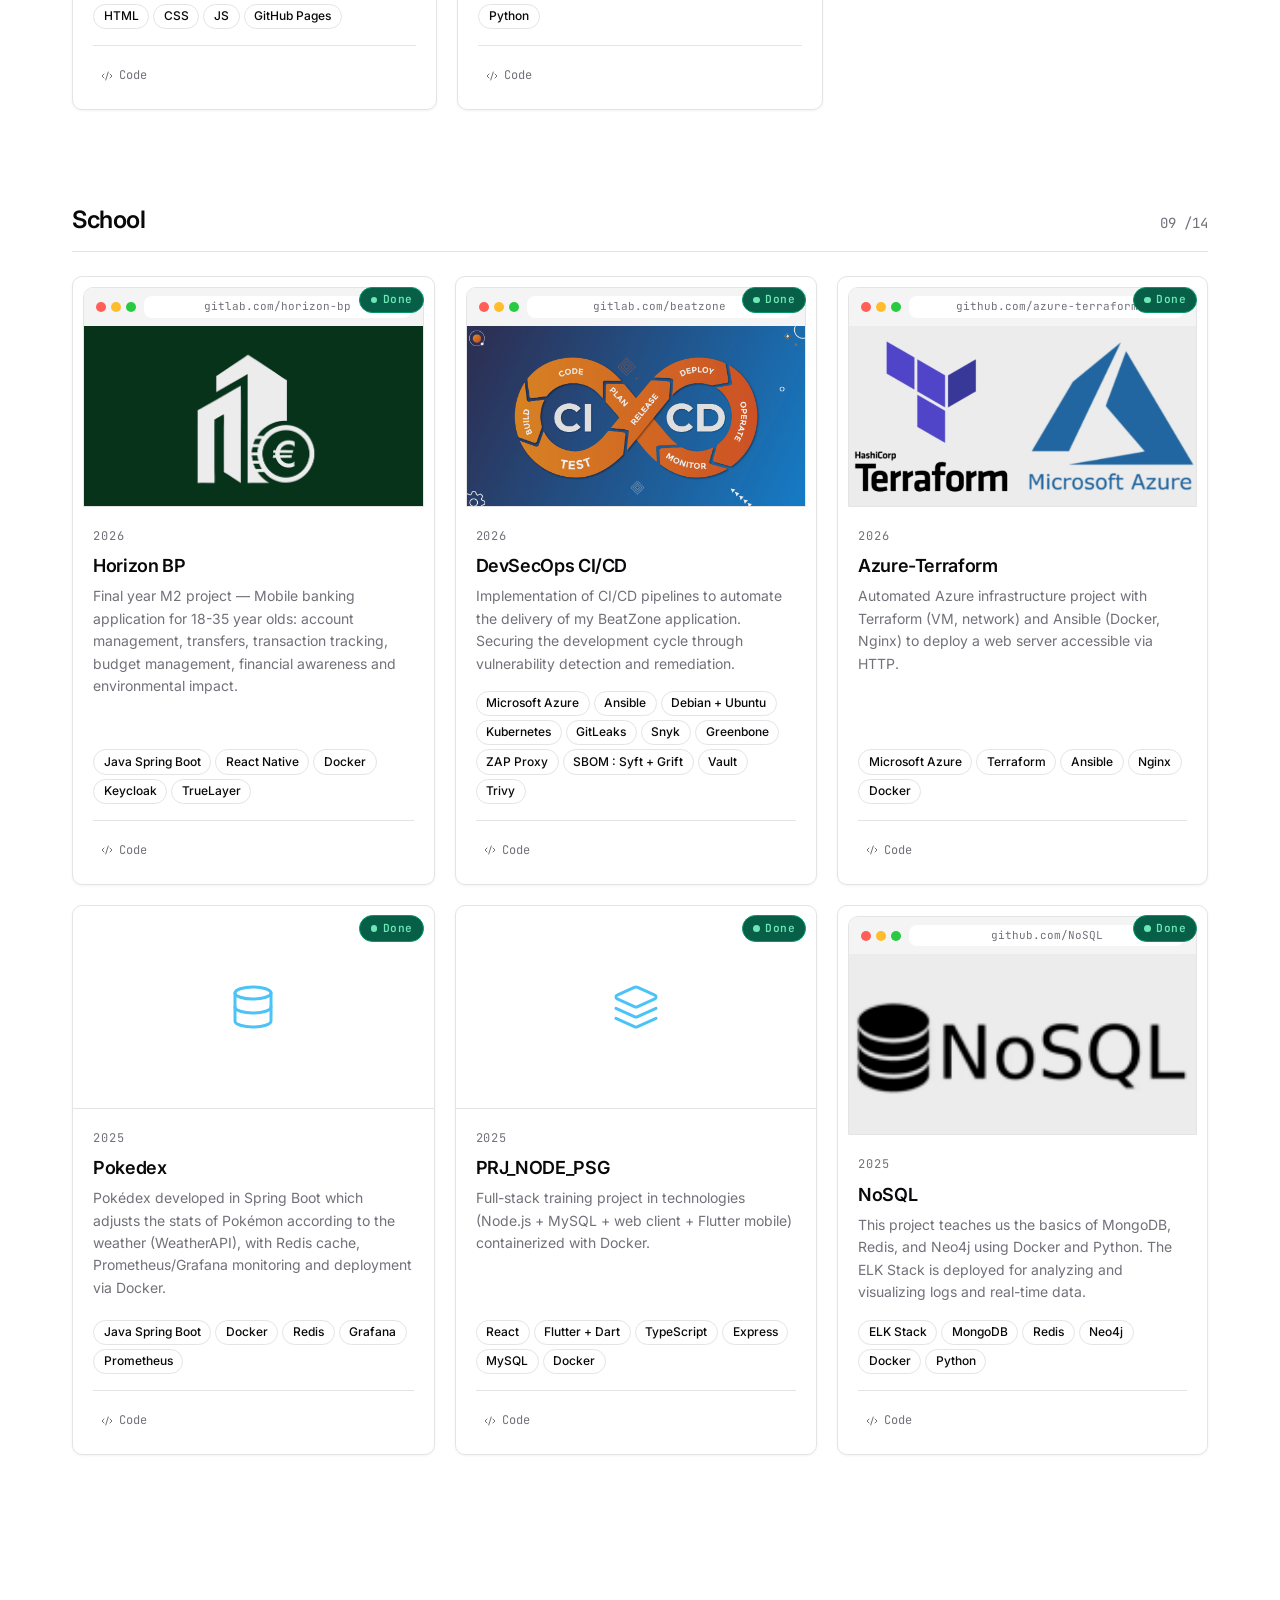
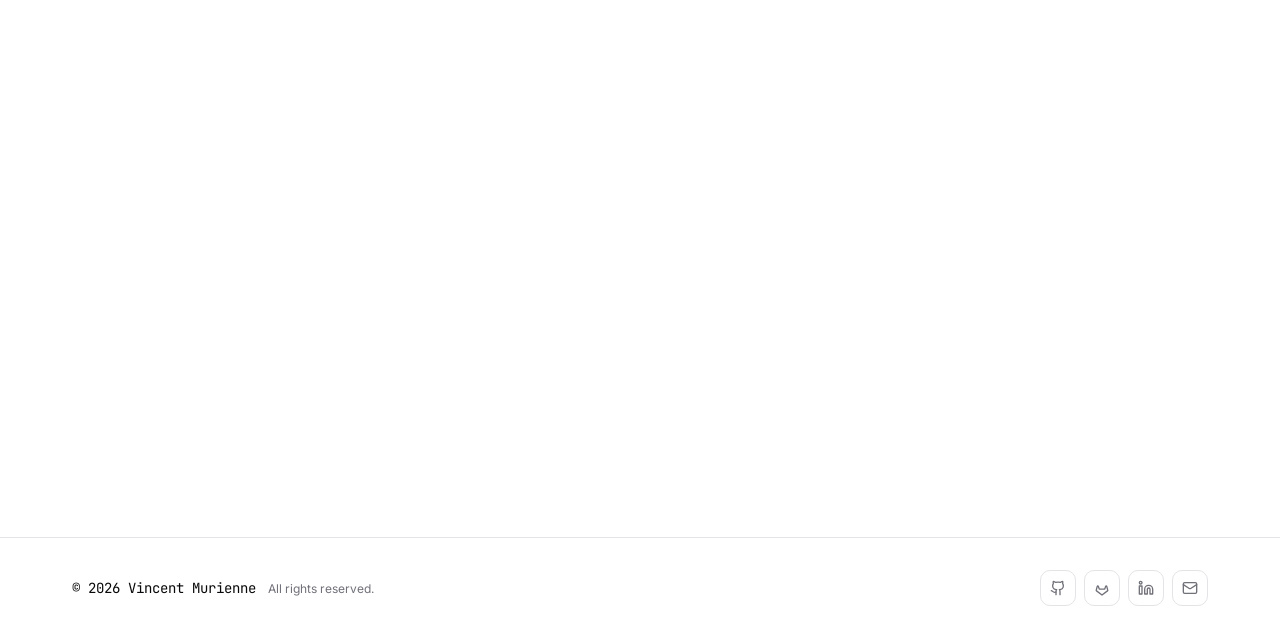
<file: projects.html>
<!DOCTYPE html>
<html lang="fr">
<head>
  <meta charset="UTF-8" />
  <meta name="viewport" content="width=device-width, initial-scale=1.0" />

  <!-- ===================== SEO CORE ===================== -->
  <title>Projets — Vincent Murienne | Développeur Web Full-Stack Angular, Java Spring Boot, Node.js, TypeScript</title>
  <meta name="description" content="Projets personnels, professionnels et scolaires de Vincent Murienne, développeur web full-stack à Paris. Applications Angular, Java Spring Boot, Node.js, TypeScript." />
  <meta name="author" content="Vincent Murienne" />
  <meta name="robots" content="index, follow" />
  <link rel="canonical" href="https://vincent-murienne.github.io/Portfolio/projects.html" />

  <!-- ===================== OPEN GRAPH ===================== -->
  <meta property="og:type" content="website" />
  <meta property="og:site_name" content="Vincent Murienne — Portfolio" />
  <meta property="og:title" content="Projets — Vincent Murienne | Développeur Web Full-Stack" />
  <meta property="og:description" content="Projets personnels, professionnels et scolaires de Vincent Murienne, développeur web full-stack à Paris. Applications Angular, Java Spring Boot, Node.js, TypeScript." />
  <meta property="og:url" content="https://vincent-murienne.github.io/Portfolio/projects.html" />
  <meta property="og:image" content="https://vincent-murienne.github.io/Portfolio/assets/images/moi.jpg" />
  <meta property="og:image:alt" content="Vincent Murienne, développeur web full-stack" />
  <meta property="og:locale" content="fr_FR" />

  <!-- ===================== TWITTER CARD ===================== -->
  <meta name="twitter:card" content="summary_large_image" />
  <meta name="twitter:title" content="Projets — Vincent Murienne | Développeur Web Full-Stack" />
  <meta name="twitter:description" content="Projets personnels, professionnels et scolaires de Vincent Murienne, développeur web full-stack à Paris." />
  <meta name="twitter:image" content="https://vincent-murienne.github.io/Portfolio/assets/images/moi.jpg" />

  <!-- ===================== STRUCTURED DATA (JSON-LD) ===================== -->
  <script type="application/ld+json">
  {
    "@context": "https://schema.org",
    "@type": "CollectionPage",
    "name": "Projets — Vincent Murienne",
    "description": "Portfolio de projets personnels, professionnels et scolaires de Vincent Murienne, développeur web full-stack basé à Paris.",
    "url": "https://vincent-murienne.github.io/Portfolio/projects.html",
    "author": {
      "@type": "Person",
      "name": "Vincent Murienne",
      "jobTitle": "Développeur Web Full-Stack",
      "url": "https://vincent-murienne.github.io/Portfolio/",
      "sameAs": [
        "https://www.linkedin.com/in/vincent-murienne-97a478210/",
        "https://github.com/Vincent-Murienne"
      ]
    }
  }
  </script>

  <!-- ===================== FONTS ===================== -->
  <link rel="preconnect" href="https://fonts.googleapis.com" />
  <link rel="preconnect" href="https://fonts.gstatic.com" crossorigin />
  <link href="https://fonts.googleapis.com/css2?family=Inter:ital,opsz,wght@0,14..32,300..700;1,14..32,300..700&family=JetBrains+Mono:wght@400;500;600&display=swap" rel="stylesheet" />

  <link rel="stylesheet" href="assets/css/style.css" />
  <script>(function(){var t=localStorage.getItem('theme')||(globalThis.matchMedia('(prefers-color-scheme: dark)').matches?'dark':'light');document.documentElement.classList.toggle('dark',t==='dark')})();</script>
</head>
<body>
  <div id="site-header"></div>

  <main>
    <!-- PAGE HEADER -->
    <section class="section-hero">
      <div class="container">
        <div class="fade-in">
          <span class="section-eyebrow" data-i18n="projects.eyebrow">Projets</span>
          <h1 data-i18n="projects.title">Mes projets</h1>
          <p class="mt-3 text-muted text-lg max-w-2xl" data-i18n="projects.lead">
            Projets personnels, professionnels et scolaires développés avec Angular, Java Spring Boot, Node.js, TypeScript.
          </p>
          <!--
            aria-label sur la nav : signal d'accessibilité fort,
            pris en compte par Google pour comprendre la structure de la page.
          -->
          <nav class="glass cat-nav" aria-label="Filtrer les projets par catégorie">
            <a href="#personal" data-i18n="projects.cat.personal">Personnels</a>
            <!-- <a href="#professional" data-i18n="projects.cat.professional">Professionnels</a> -->
            <a href="#school" data-i18n="projects.cat.school">Scolaires</a>
          </nav>
        </div>
      </div>
    </section>
    <div id="projects-content"></div>
  </main>

  <div id="site-footer"></div>

  <script src="assets/js/data.js"></script>
  <script src="assets/js/i18n.js"></script>
  <script src="assets/js/main.js"></script>
  <script>
    const CATS = ["personal", "school"];

    globalThis.renderPage = function () {
      const total = PROJECTS.length;
      const lang  = i18n.lang;

      const html = CATS.map(cat => {
        const list  = PROJECTS.filter(p => p.cat === cat);
        const cards = list.map((p, i) => renderProjectCard(p, i * 80)).join("");
        const count = String(list.length).padStart(2, "0") + " /" + String(total).padStart(2, "0");

        return `
          <section id="${cat}" class="section-sm">
            <div class="container">
              <div class="fade-in">
                <div class="flex items-baseline justify-between gap-4 mb-6 pb-4 border-b">
                  <h2 class="text-2xl" data-i18n="projects.cat.${cat}">${i18n.t("projects.cat." + cat)}</h2>
                  <span class="font-mono text-sm text-muted">${count}</span>
                </div>
              </div>
              <div class="grid-3">${cards}</div>
            </div>
          </section>`;
      }).join("");

      document.getElementById("projects-content").innerHTML = html;
      i18n._applyStatic();
      requestAnimationFrame(initFadeIn);
    };
  </script>
</body>
</html>
</file>
<file: assets/css/style.css>
﻿/* ============================================================
  FONTS
============================================================ */
@import url('https://fonts.googleapis.com/css2?family=Inter:ital,opsz,wght@0,14..32,300..700;1,14..32,300..700&family=JetBrains+Mono:wght@400;500;600&display=swap');

:root {
  --background: hsl(0, 0%, 100%);
  --foreground: hsl(240, 10%, 3.9%);
  --card: hsl(0, 0%, 100%);
  --card-foreground: hsl(240, 10%, 3.9%);
  --primary: hsl(240, 5.9%, 10%);
  --primary-foreground: hsl(0, 0%, 98%);
  --secondary: hsl(240, 4.8%, 95.9%);
  --secondary-foreground: hsl(240, 5.9%, 10%);
  --muted: hsl(240, 4.8%, 95.9%);
  --muted-foreground: hsl(240, 3.8%, 46.1%);
  --accent: hsl(240, 4.8%, 95.9%);
  --accent-foreground: hsl(240, 5.9%, 10%);
  --destructive: hsl(0, 84.2%, 60.2%);
  --border: hsl(240, 5.9%, 90%);
  --input: hsl(240, 5.9%, 90%);
  --ring: hsl(240, 5.9%, 10%);
  --radius: 0.625rem;
  --glass-bg: hsla(0, 0%, 100%, 0.7);
  --glass-border: hsla(240, 5.9%, 90%, 0.6);
  --font-sans: 'Inter', -apple-system, BlinkMacSystemFont, 'Segoe UI', Roboto, sans-serif;
  --font-mono: 'JetBrains Mono', 'Fira Code', 'Cascadia Code', Consolas, monospace;
}

.dark {
  --background: hsl(240, 10%, 3.9%);
  --foreground: hsl(0, 0%, 98%);
  --card: hsl(240, 10%, 5.9%);
  --card-foreground: hsl(0, 0%, 98%);
  --primary: hsl(0, 0%, 98%);
  --primary-foreground: hsl(240, 5.9%, 10%);
  --secondary: hsl(240, 3.7%, 15.9%);
  --secondary-foreground: hsl(0, 0%, 98%);
  --muted: hsl(240, 3.7%, 15.9%);
  --muted-foreground: hsl(240, 5%, 64.9%);
  --accent: hsl(240, 3.7%, 15.9%);
  --accent-foreground: hsl(0, 0%, 98%);
  --destructive: hsl(0, 62.8%, 30.6%);
  --border: hsl(240, 3.7%, 15.9%);
  --input: hsl(240, 3.7%, 15.9%);
  --ring: hsl(240, 4.9%, 83.9%);
  --glass-bg: hsla(240, 10%, 5.9%, 0.7);
  --glass-border: hsla(240, 3.7%, 25%, 0.6);
}

*, *::before, *::after { box-sizing: border-box; }
* { margin: 0; padding: 0; }
html { scroll-behavior: smooth; -webkit-text-size-adjust: 100%; }
body {
  font-family: var(--font-sans);
  background-color: var(--background);
  color: var(--foreground);
  line-height: 1.6;
  -webkit-font-smoothing: antialiased;
  -moz-osx-font-smoothing: grayscale;
  font-feature-settings: "rlig" 1, "calt" 1;
}
a { color: inherit; text-decoration: none; }
img, svg { display: block; max-width: 100%; }
button { cursor: pointer; border: none; background: none; font-family: inherit; font-size: inherit; color: inherit; }
ul, ol { list-style: none; }
input, textarea, select { font-family: inherit; }

/* ============================================================
  TYPOGRAPHY
============================================================ */
h1 { font-size: clamp(2.25rem, 5vw, 3.75rem); font-weight: 600; letter-spacing: -0.04em; line-height: 1.05; }
h2 { font-size: clamp(1.6rem, 3vw, 2.25rem); font-weight: 600; letter-spacing: -0.03em; line-height: 1.2; }
h3 { font-size: 1.125rem; font-weight: 600; letter-spacing: -0.02em; line-height: 1.3; }

/* ============================================================
  LAYOUT
============================================================ */
.container {
  width: 100%;
  max-width: 1200px;
  margin-left: auto;
  margin-right: auto;
  padding-left: 1.5rem;
  padding-right: 1.5rem;
}
@media (min-width: 768px) {
  .container { padding-left: 2rem; padding-right: 2rem; }
}

/* ============================================================
  GLASS
============================================================ */
.glass {
  background: var(--glass-bg);
  -webkit-backdrop-filter: blur(12px) saturate(1.4);
  backdrop-filter: blur(12px) saturate(1.4);
  border: 1px solid var(--glass-border);
}

/* ============================================================
  NAVBAR
============================================================ */
#site-header {
  position: sticky;
  top: 0;
  z-index: 40;
  width: 100%;
}
.navbar {
  background: var(--glass-bg);
  -webkit-backdrop-filter: blur(12px) saturate(1.4);
  backdrop-filter: blur(12px) saturate(1.4);
  border-bottom: 1px solid var(--glass-border);
}
.navbar-inner {
  display: flex;
  height: 4rem;
  align-items: center;
  justify-content: space-between;
  gap: 1rem;
}
.navbar-logo {
  font-family: var(--font-mono);
  font-size: 0.875rem;
  font-weight: 600;
  letter-spacing: -0.02em;
  white-space: nowrap;
  flex-shrink: 0;
}
.navbar-logo .logo-muted { color: var(--muted-foreground); }
.navbar-nav {
  display: none;
  align-items: center;
  gap: 0.25rem;
}
@media (min-width: 768px) { .navbar-nav { display: flex; } }
.navbar-nav a {
  padding: 0.5rem 0.75rem;
  font-size: 0.875rem;
  border-radius: var(--radius);
  transition: color 0.15s, background-color 0.15s;
  color: var(--muted-foreground);
}
.navbar-nav a:hover { color: var(--foreground); background-color: var(--accent); }
.navbar-nav a.active { color: var(--foreground); background-color: var(--accent); }
.navbar-actions { display: flex; align-items: center; gap: 0.5rem; }
.lang-switcher {
  display: flex;
  align-items: center;
  border: 1px solid var(--border);
  border-radius: var(--radius);
  padding: 0.125rem;
  font-family: var(--font-mono);
  font-size: 0.75rem;
}
.lang-switcher button {
  padding: 0.25rem 0.5rem;
  border-radius: calc(var(--radius) - 2px);
  text-transform: uppercase;
  color: var(--muted-foreground);
  transition: color 0.15s, background-color 0.15s;
}
.lang-switcher button:hover { color: var(--foreground); }
.lang-switcher button.lang-active { background-color: var(--foreground); color: var(--background); }
.theme-toggle {
  width: 2.25rem; height: 2.25rem;
  display: inline-flex; align-items: center; justify-content: center;
  border-radius: var(--radius);
  color: var(--muted-foreground);
  transition: color 0.15s, background-color 0.15s;
}
.theme-toggle:hover { color: var(--foreground); background-color: var(--accent); }
.theme-toggle .icon-sun { display: block; }
.theme-toggle .icon-moon { display: none; }
.dark .theme-toggle .icon-sun { display: none; }
.dark .theme-toggle .icon-moon { display: block; }
.mobile-menu-btn {
  display: inline-flex; align-items: center; justify-content: center;
  width: 2.25rem; height: 2.25rem;
  border-radius: var(--radius);
  color: var(--foreground);
  transition: background-color 0.15s;
}
.mobile-menu-btn:hover { background-color: var(--accent); }
@media (min-width: 768px) { .mobile-menu-btn { display: none; } }
.mobile-menu {
  display: none;
  border-top: 1px solid var(--border);
  padding: 0.75rem;
  flex-direction: column;
  gap: 0.25rem;
  background: var(--glass-bg);
  -webkit-backdrop-filter: blur(12px);
  backdrop-filter: blur(12px);
}
.mobile-menu.open { display: flex; }
@media (min-width: 768px) { .mobile-menu { display: none !important; } }
.mobile-menu a {
  padding: 0.625rem 0.75rem;
  border-radius: var(--radius);
  font-size: 0.875rem;
  color: var(--muted-foreground);
  transition: color 0.15s, background-color 0.15s;
}
.mobile-menu a:hover, .mobile-menu a.active { color: var(--foreground); background-color: var(--accent); }

/* ============================================================
  FOOTER
============================================================ */
.site-footer { border-top: 1px solid var(--border); margin-top: 4rem; }
.footer-inner {
  display: flex; flex-wrap: wrap; align-items: center;
  justify-content: space-between; gap: 1rem;
  padding-top: 2rem; padding-bottom: 2rem;
}
.footer-copy { display: flex; align-items: center; gap: 0.75rem; }
.footer-copy .footer-year { font-family: var(--font-mono); font-size: 0.875rem; }
.footer-rights { font-size: 0.75rem; color: var(--muted-foreground); }
.footer-socials { display: flex; gap: 0.5rem; }
.footer-socials a {
  display: inline-grid; place-items: center;
  width: 2.25rem; height: 2.25rem;
  border-radius: var(--radius);
  border: 1px solid var(--border);
  color: var(--muted-foreground);
  transition: color 0.15s, border-color 0.15s;
}
.footer-socials a:hover { color: var(--foreground); border-color: color-mix(in srgb, var(--foreground) 30%, transparent); }

/* ============================================================
  BUTTONS
============================================================ */
.btn {
  display: inline-flex; align-items: center; justify-content: center; gap: 0.5rem;
  white-space: nowrap; border-radius: var(--radius);
  font-size: 0.875rem; font-weight: 500; line-height: 1;
  transition: all 0.15s; cursor: pointer; text-decoration: none;
  border: 1px solid transparent;
  padding: 0 1rem; height: 2.5rem;
}
.btn:disabled { opacity: 0.5; pointer-events: none; }
.btn-default { background-color: var(--primary); color: var(--primary-foreground); }
.btn-default:hover { opacity: 0.9; }
.btn-outline { background-color: var(--background); border-color: var(--border); color: var(--foreground); }
.btn-outline:hover { background-color: var(--accent); }
.btn-ghost { background-color: transparent; border-color: transparent; color: var(--foreground); }
.btn-ghost:hover { background-color: var(--accent); }
.btn-secondary { background-color: var(--secondary); color: var(--secondary-foreground); }
.btn-secondary:hover { opacity: 0.8; }
.btn-lg { height: 2.75rem; padding: 0 1.25rem; font-size: 1rem; }
.btn-sm { height: 2rem; padding: 0 0.75rem; font-size: 0.75rem; }
.btn-icon { width: 2.5rem; padding: 0; }
.btn svg { flex-shrink: 0; }

/* ============================================================
  CARDS
============================================================ */
.card {
  background-color: var(--card);
  color: var(--card-foreground);
  border-radius: var(--radius);
  border: 1px solid var(--border);
  box-shadow: 0 1px 3px 0 rgb(0 0 0 / 0.05);
  transition: transform 0.2s ease, box-shadow 0.2s ease;
}
.card.hover-lift:hover {
  transform: translateY(-4px);
  box-shadow: 0 8px 24px -4px rgb(0 0 0 / 0.1);
}
.card.hover-lift-sm:hover {
  transform: translateY(-2px);
  box-shadow: 0 4px 12px -2px rgb(0 0 0 / 0.08);
}
.card-body { padding: 1.25rem; }
.card-body-lg { padding: 2rem; }

/* ============================================================
  BADGES
============================================================ */
.badge {
  display: inline-flex; align-items: center;
  border-radius: 9999px; padding: 0.2rem 0.6rem;
  font-size: 0.75rem; font-weight: 500; line-height: 1.4; white-space: nowrap;
  background-color: var(--primary); color: var(--primary-foreground);
}
.badge-outline { background-color: transparent; border: 1px solid var(--border); color: var(--foreground); }

/* ============================================================
  FORM ELEMENTS
============================================================ */
.form-label { display: block; font-size: 0.875rem; font-weight: 500; margin-bottom: 0.375rem; }
.form-input {
  display: flex; width: 100%; height: 2.5rem;
  border-radius: var(--radius); border: 1px solid var(--input);
  background-color: var(--background); padding: 0 0.75rem;
  font-size: 0.875rem; color: var(--foreground);
  transition: box-shadow 0.15s, border-color 0.15s; outline: none;
}
.form-input::placeholder { color: var(--muted-foreground); }
.form-input:focus { border-color: var(--ring); box-shadow: 0 0 0 3px color-mix(in srgb, var(--ring) 20%, transparent); }
.form-textarea {
  display: flex; width: 100%; min-height: 9rem;
  border-radius: var(--radius); border: 1px solid var(--input);
  background-color: var(--background); padding: 0.5rem 0.75rem;
  font-size: 0.875rem; color: var(--foreground);
  resize: vertical; transition: box-shadow 0.15s, border-color 0.15s; outline: none;
  line-height: 1.6;
}
.form-textarea::placeholder { color: var(--muted-foreground); }
.form-textarea:focus { border-color: var(--ring); box-shadow: 0 0 0 3px color-mix(in srgb, var(--ring) 20%, transparent); }

/* ============================================================
  SECTION EYEBROW
============================================================ */
.section-eyebrow {
  display: inline-flex; align-items: center; gap: 0.5rem;
  font-family: var(--font-mono); font-size: 0.75rem; font-weight: 500;
  text-transform: uppercase; letter-spacing: 0.08em;
  color: var(--muted-foreground); margin-bottom: 0.75rem;
}
.badge-dot {
  display: inline-block; width: 0.375rem; height: 0.375rem;
  border-radius: 9999px; background-color: var(--foreground);
}



/* ============================================================
  FADE-IN ANIMATIONS
============================================================ */
.fade-in {
  opacity: 0;
  transition: opacity 0.6s ease, transform 0.6s ease;
}
.fade-in.dir-up    { transform: translateY(20px); }
.fade-in.dir-left  { transform: translateX(-20px); }
.fade-in.dir-right { transform: translateX(20px); }
.fade-in.visible   { opacity: 1; transform: none; }

/* ============================================================
  TIMELINE (CV)
============================================================ */
.timeline {
  position: relative;
  padding-left: 1.75rem;
}
.timeline::before {
  content: '';
  position: absolute;
  left: 0.5rem; top: 0.5rem; bottom: 0.5rem;
  width: 1px;
  background-color: var(--border);
}
.timeline-item { position: relative; padding-bottom: 2rem; }
.timeline-item:last-child { padding-bottom: 0; }
.timeline-item::before {
  content: '';
  position: absolute;
  left: -1.5rem; top: 0.45rem;
  width: 0.625rem; height: 0.625rem;
  border-radius: 9999px;
  background-color: var(--background);
  border: 2px solid var(--foreground);
}

/* ============================================================
  CV PDF VIEWER
============================================================ */
.cv-pdf-wrapper {
  border-radius: var(--radius);
  overflow: hidden;
  border: 1px solid var(--border);
  background: var(--card);
}
.cv-pdf-frame {
  display: block;
  width: 100%;
  height: 85vh;
  min-height: 600px;
  border: none;
}

/* ============================================================
  LANGUAGE BARS
============================================================ */
.lang-bar-track {
  height: 0.375rem;
  background-color: var(--secondary);
  border-radius: 9999px;
  overflow: hidden;
}
.lang-bar-fill {
  height: 100%;
  background-color: var(--foreground);
  border-radius: 9999px;
  transform-origin: left;
  transform: scaleX(0);
  transition: transform 1s cubic-bezier(0.4, 0, 0.2, 1);
}
.lang-bar-fill.animated { transform: scaleX(1); }

/* ============================================================
  HERO SECTION
============================================================ */
.hero-section { padding-top: 5rem; padding-bottom: 7rem; }
@media (min-width: 768px) { .hero-section { padding-top: 7rem; } }
.hero-grid {
  display: grid;
  gap: 4rem;
  align-items: center;
}
@media (min-width: 768px) {
  .hero-grid { grid-template-columns: 1.4fr 1fr; }
}
.hero-subtitle {
  margin-top: 1.5rem;
  font-size: 1.125rem;
  color: var(--muted-foreground);
  max-width: 36rem;
}
.hero-ctas { margin-top: 2rem; display: flex; flex-wrap: wrap; gap: 0.75rem; }
.hero-img-col { display: flex; justify-content: center; }
@media (min-width: 768px) { .hero-img-col { justify-content: flex-end; } }
.hero-img-wrap {
  position: relative;
  max-width: 20rem;
  width: 100%;
}
.hero-avatar {
  aspect-ratio: 4/5;
  border-radius: 1rem;
  border: 1px solid var(--border);
  overflow: hidden;
  box-shadow: 0 10px 30px -5px rgb(0 0 0 / 0.12);
  background-color: var(--muted);
}
.hero-avatar img { width: 100%; height: 100%; object-fit: cover; }
.hero-location-badge {
  position: absolute;
  bottom: -1rem;
  left: -1rem;
  padding: 0.5rem 1rem;
  border-radius: 0.5rem;
  font-family: var(--font-mono);
  font-size: 0.75rem;
  box-shadow: 0 4px 12px rgb(0 0 0 / 0.1);
  display: flex;
  align-items: center;
  gap: 0.5rem;
}
.green-dot {
  display: inline-block;
  width: 0.5rem; height: 0.5rem;
  border-radius: 9999px;
  background-color: #22c55e;
  flex-shrink: 0;
}

/* ============================================================
  STACK CHIPS
============================================================ */
.stack-grid { display: flex; flex-wrap: wrap; gap: 0.5rem; margin-top: 2rem; }
.stack-chip {
  display: inline-flex; align-items: center; gap: 0.5rem;
  padding: 0.5rem 0.875rem;
  border-radius: 9999px;
  border: 1px solid var(--border);
  background-color: var(--card);
  font-size: 0.875rem; font-weight: 500;
  transition: border-color 0.15s, transform 0.15s;
}
.stack-chip:hover {
  border-color: color-mix(in srgb, var(--foreground) 30%, transparent);
  transform: translateY(-2px);
}

/* ============================================================
  PROJECT CARD IMAGE
============================================================ */
.project-card-img {
  aspect-ratio: 16/9;
  border-radius: var(--radius) var(--radius) 0 0;
  border-left: none; border-right: none; border-top: none;
  border-bottom: 1px solid var(--border);
}
.project-card-img--photo {
  width: 100%; object-fit: cover; display: block;
}

/* ============================================================
  BROWSER MOCKUP
============================================================ */
.browser-mockup {
  margin: 10px 10px 0;
  border-radius: var(--radius) var(--radius) 0 0;
  overflow: hidden;
  border: 1px solid var(--border);
}
.browser-bar {
  background: var(--muted);
  padding: 8px 12px;
  display: flex;
  align-items: center;
  gap: 8px;
}
.browser-dots { display: flex; gap: 5px; flex-shrink: 0; }
.dot { width: 10px; height: 10px; border-radius: 9999px; }
.dot-red    { background: #ff5f57; }
.dot-yellow { background: #ffbd2e; }
.dot-green  { background: #28ca41; }
.browser-url {
  flex: 1;
  background: var(--background);
  border-radius: calc(var(--radius) - 2px);
  padding: 2px 8px;
  font-size: 0.6875rem;
  font-family: var(--font-mono);
  color: var(--muted-foreground);
  text-align: center;
  white-space: nowrap;
  overflow: hidden;
  text-overflow: ellipsis;
}
.browser-screen {
  position: relative;
  overflow: hidden;
}
.browser-screen img {
  width: 100%;
  height: 180px;
  object-fit: cover;
  object-position: top;
  display: block;
  filter: brightness(0.9) contrast(1.06) saturate(0.92);
  transition: transform 0.5s ease, filter 0.4s ease;
}
.card:hover .browser-screen img {
  transform: scale(1.04);
  filter: brightness(1) contrast(1.03) saturate(1);
}
.screen-overlay {
  position: absolute;
  inset: 0;
  background: linear-gradient(to top, rgba(0,0,0,0.7) 0%, rgba(0,0,0,0.08) 55%, transparent 100%);
  display: flex;
  align-items: flex-end;
  padding: 12px 14px;
  opacity: 0;
  transition: opacity 0.25s ease;
  color: #fff;
  font-size: 0.8125rem;
  font-weight: 500;
  letter-spacing: 0.02em;
}
.card:hover .screen-overlay { opacity: 1; }
.project-card-cover {
  display: flex; align-items: center; justify-content: center;
}
.project-cover-icon { display: flex; }
.project-cover-icon svg { width: 3rem; height: 3rem; stroke-width: 1.5; opacity: 0.9; }
.project-cover-initials {
  font-family: var(--font-mono);
  font-size: 4.5rem; font-weight: 700;
  letter-spacing: 0.08em; line-height: 1;
  color: var(--foreground); opacity: 0.1;
  -webkit-user-select: none; user-select: none;
}
.status-badge {
  position: absolute; top: 0.6rem; right: 0.6rem;
  display: inline-flex; align-items: center; gap: 0.35rem;
  border-radius: 9999px; padding: 0.2rem 0.65rem;
  font-size: 0.7rem; font-family: var(--font-mono);
  font-weight: 600; letter-spacing: 0.04em;
}
.status-badge::before {
  content: ""; display: inline-block;
  width: 0.4rem; height: 0.4rem; border-radius: 9999px;
  background-color: currentColor;
}
.status-badge--done        { background: #065f46; color: #6ee7b7; border: 1px solid #059669; }
.status-badge--in-progress { background: #78350f; color: #fcd34d; border: 1px solid #d97706; }
.status-badge--planned     { background: #1e293b; color: #cbd5e1; border: 1px solid #475569; }
.project-meta {
  font-family: var(--font-mono);
  font-size: 0.75rem;
  text-transform: uppercase;
  letter-spacing: 0.08em;
  color: var(--muted-foreground);
  display: flex; align-items: center; gap: 0.5rem;
}
.project-links {
  margin-top: 1rem;
  padding-top: 1rem;
  border-top: 1px solid var(--border);
  display: flex; gap: 0.5rem;
}
.project-link {
  display: inline-flex; align-items: center; gap: 0.375rem;
  font-family: var(--font-mono); font-size: 0.75rem;
  color: var(--muted-foreground);
  padding: 0.25rem 0.5rem;
  border-radius: calc(var(--radius) - 2px);
  transition: color 0.15s, background-color 0.15s;
}
.project-link:hover { color: var(--foreground); background-color: var(--accent); }

/* ============================================================
  CERT CARDS
============================================================ */
.cert-badge {
  width: 4rem; height: 4rem;
  border-radius: 0.75rem;
  display: grid; place-items: center;
  flex-shrink: 0;
  background: #ffffff;
  border: 1px solid var(--border);
  box-shadow: 0 4px 8px rgb(0 0 0 / 0.08);
  overflow: hidden;
}
.cert-badge-img {
  width: 100%; height: 100%;
  object-fit: cover;
}
.cert-verify {
  display: inline-flex; align-items: center; gap: 0.375rem;
  font-family: var(--font-mono); font-size: 0.75rem;
  color: var(--muted-foreground);
  transition: color 0.15s;
}
.cert-verify:hover { color: var(--foreground); }

/* ============================================================
  CTA BLOCK
============================================================ */
.cta-block {
  border-radius: 1rem;
  background-color: var(--foreground);
  color: var(--background);
  padding: 3rem 2rem;
  text-align: center;
  position: relative;
  overflow: hidden;
}
.cta-block h2 { color: var(--background); }
.cta-block p { margin-top: 0.75rem; opacity: 0.7; }
.cta-block .btn-secondary {
  background-color: var(--background);
  color: var(--foreground);
  margin-top: 1.5rem;
}
.cta-block .btn-secondary:hover { opacity: 0.9; }

/* ============================================================
  CATEGORY NAV (Projects page)
============================================================ */
.cat-nav {
  display: inline-flex; gap: 0.25rem;
  padding: 0.375rem;
  border-radius: 0.5rem;
  margin-top: 2rem;
  position: sticky; top: 4.5rem; z-index: 10;
}
.cat-nav a {
  padding: 0.5rem 1rem;
  font-size: 0.875rem; font-weight: 500;
  color: var(--muted-foreground);
  border-radius: calc(var(--radius) - 2px);
  transition: color 0.15s, background-color 0.15s;
}
.cat-nav a:hover { color: var(--foreground); background-color: var(--accent); }

/* ============================================================
  CV SECTION ICONS
============================================================ */
.cv-section-icon {
  display: grid; place-items: center;
  width: 2rem; height: 2rem;
  border-radius: 0.5rem;
  background-color: var(--secondary);
  border: 1px solid var(--border);
  flex-shrink: 0;
  color: var(--muted-foreground);
}

/* ============================================================
  CONTACT PAGE
============================================================ */
.contact-grid {
  display: grid; gap: 3rem; align-items: start;
}
@media (min-width: 768px) {
  .contact-grid { grid-template-columns: 1fr 1.2fr; }
  .contact-map-col { padding-top: 4.5rem; }
}
.contact-social-link {
  display: flex; align-items: center; gap: 0.875rem;
  padding: 0.875rem;
  border: 1px solid var(--border);
  border-radius: var(--radius);
  transition: background-color 0.15s, border-color 0.15s;
}
.contact-social-link:hover {
  background-color: var(--accent);
  border-color: color-mix(in srgb, var(--foreground) 20%, transparent);
}
.contact-social-icon {
  display: grid; place-items: center;
  width: 2.5rem; height: 2.5rem;
  border-radius: 0.5rem;
  background-color: var(--secondary);
  flex-shrink: 0;
}

/* ============================================================
  STATUS MESSAGES
============================================================ */
.alert-success {
  margin-top: 1rem;
  padding: 0.875rem;
  border-radius: var(--radius);
  font-size: 0.875rem;
  border: 1px solid rgba(34, 197, 94, 0.3);
  background-color: rgba(34, 197, 94, 0.1);
  color: #15803d;
}
.dark .alert-success { color: #86efac; }

/* ============================================================
  SECTION SPACING
============================================================ */
.section { padding-top: 4rem; padding-bottom: 4rem; }
.section-hero { padding-top: 5rem; padding-bottom: 4rem; }
@media (min-width: 768px) {
  .section-hero { padding-top: 7rem; }
}
.section-sm { padding-top: 3rem; padding-bottom: 3rem; }

/* ============================================================
  RESPONSIVE GRIDS
============================================================ */
.grid-2 { display: grid; gap: 1.25rem; grid-template-columns: 1fr; }
@media (min-width: 640px) { .grid-2 { grid-template-columns: repeat(2, 1fr); } }
.grid-3 { display: grid; gap: 1.25rem; grid-template-columns: 1fr; }
@media (min-width: 768px)  { .grid-3 { grid-template-columns: repeat(2, 1fr); } }
@media (min-width: 1024px) { .grid-3 { grid-template-columns: repeat(3, 1fr); } }

/* ============================================================
  UTILITY CLASSES
============================================================ */
.flex          { display: flex; }
.flex-col      { flex-direction: column; }
.flex-wrap     { flex-wrap: wrap; }
.flex-1        { flex: 1; }
.flex-shrink-0 { flex-shrink: 0; }
.grid-place    { display: grid; place-items: center; }
.items-center  { align-items: center; }
.items-start   { align-items: flex-start; }
.items-end     { align-items: flex-end; }
.items-baseline{ align-items: baseline; }
.justify-between { justify-content: space-between; }
.gap-1  { gap: 0.25rem; }
.gap-2  { gap: 0.5rem; }
.gap-3  { gap: 0.75rem; }
.gap-4  { gap: 1rem; }
.gap-5  { gap: 1.25rem; }
.gap-6  { gap: 1.5rem; }
.gap-8  { gap: 2rem; }
.gap-10 { gap: 2.5rem; }
.gap-12 { gap: 3rem; }
.gap-16 { gap: 4rem; }
.mt-0-5 { margin-top: 0.125rem; }
.mt-1   { margin-top: 0.25rem; }
.mt-2   { margin-top: 0.5rem; }
.mt-3   { margin-top: 0.75rem; }
.mt-4   { margin-top: 1rem; }
.mt-5   { margin-top: 1.25rem; }
.mt-6   { margin-top: 1.5rem; }
.mt-8   { margin-top: 2rem; }
.mt-10  { margin-top: 2.5rem; }
.mb-2   { margin-bottom: 0.5rem; }
.mb-3   { margin-bottom: 0.75rem; }
.mb-4   { margin-bottom: 1rem; }
.mb-5   { margin-bottom: 1.25rem; }
.mb-6   { margin-bottom: 1.5rem; }
.mb-8   { margin-bottom: 2rem; }
.mb-10  { margin-bottom: 2.5rem; }
.p-5    { padding: 1.25rem; }
.p-6    { padding: 1.5rem; }
.p-8    { padding: 2rem; }
.pb-4   { padding-bottom: 1rem; }
.pb-20  { padding-bottom: 5rem; }
.pt-4   { padding-top: 1rem; }
.text-sm   { font-size: 0.875rem; }
.text-xs   { font-size: 0.75rem; }
.text-lg   { font-size: 1.125rem; }
.text-2xl  { font-size: 1.5rem; font-weight: 600; letter-spacing: -0.02em; }
.text-muted{ color: var(--muted-foreground); }
.font-mono { font-family: var(--font-mono); }
.font-medium  { font-weight: 500; }
.font-semibold{ font-weight: 600; }
.font-bold    { font-weight: 700; }
.italic       { font-style: italic; }
.font-normal  { font-weight: 400; }
.uppercase    { text-transform: uppercase; }
.tracking-wider { letter-spacing: 0.08em; }
.max-w-xl   { max-width: 36rem; }
.max-w-2xl  { max-width: 42rem; }
.max-w-3xl  { max-width: 48rem; }
.w-full     { width: 100%; }
.overflow-hidden { overflow: hidden; }
.border-t   { border-top: 1px solid var(--border); }
.border-b   { border-bottom: 1px solid var(--border); }
.rounded-md { border-radius: 0.375rem; }
.rounded-xl { border-radius: 0.75rem; }
.rounded-full { border-radius: 9999px; }
.shadow-sm  { box-shadow: 0 1px 3px 0 rgb(0 0 0 / 0.05); }

/* ============================================================
  MAP (Contact page)
============================================================ */
.map-card {
  height: 100%;
  min-height: 440px;
  overflow: hidden;
}
.map-iframe {
  border: 0;
  display: block;
  width: 100%;
  height: 100%;
  min-height: 440px;
  filter: grayscale(20%);
}
.map-external-link {
  display: inline-flex;
  align-items: center;
  gap: 0.5rem;
  margin-top: 0.75rem;
  font-family: var(--font-mono);
  font-size: 0.75rem;
  color: var(--muted-foreground);
  transition: color 0.15s;
}
.map-external-link:hover,
.map-external-link:focus { color: var(--foreground); }

/* ============================================================
  PRINT STYLES (CV download)
============================================================ */
@media print {
  #site-header, .site-footer, .btn { display: none !important; }
  body { background: white; color: black; }
  .card { border: 1px solid #ddd; box-shadow: none; }
}
</file>
